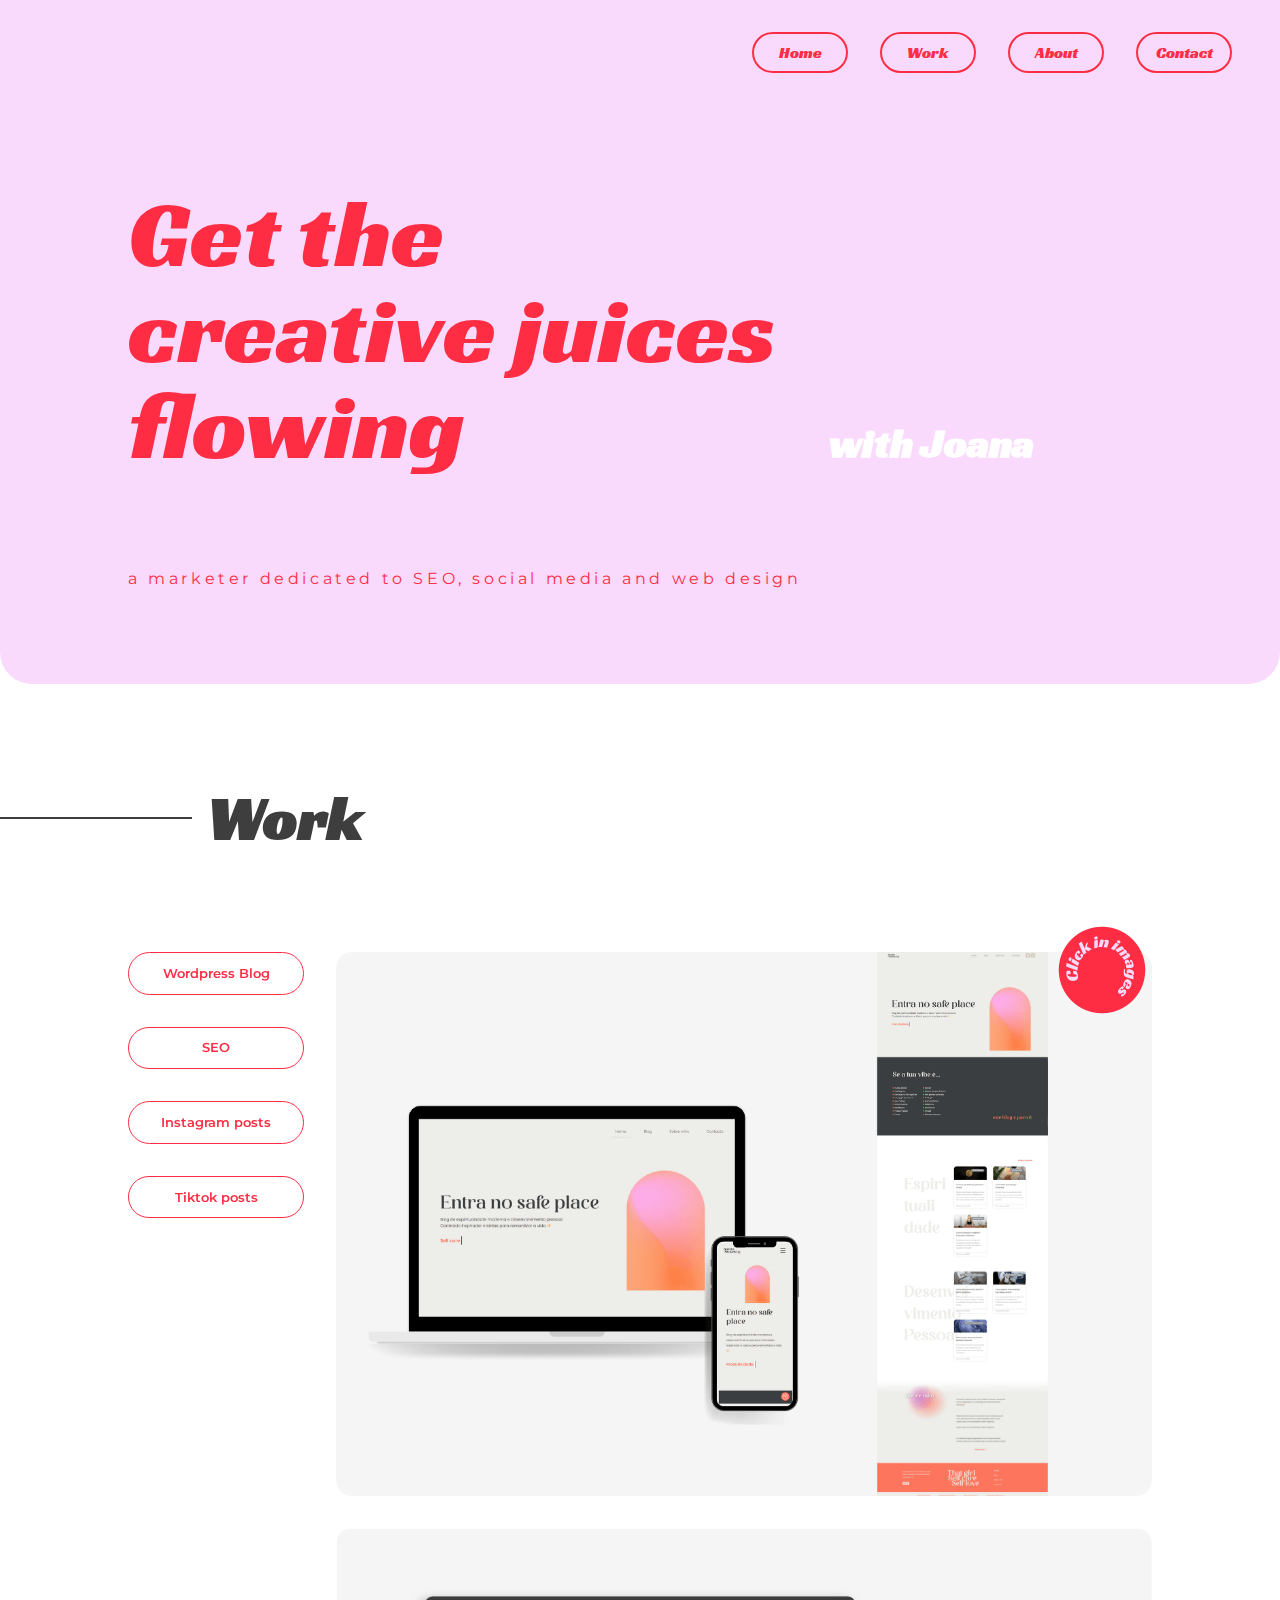
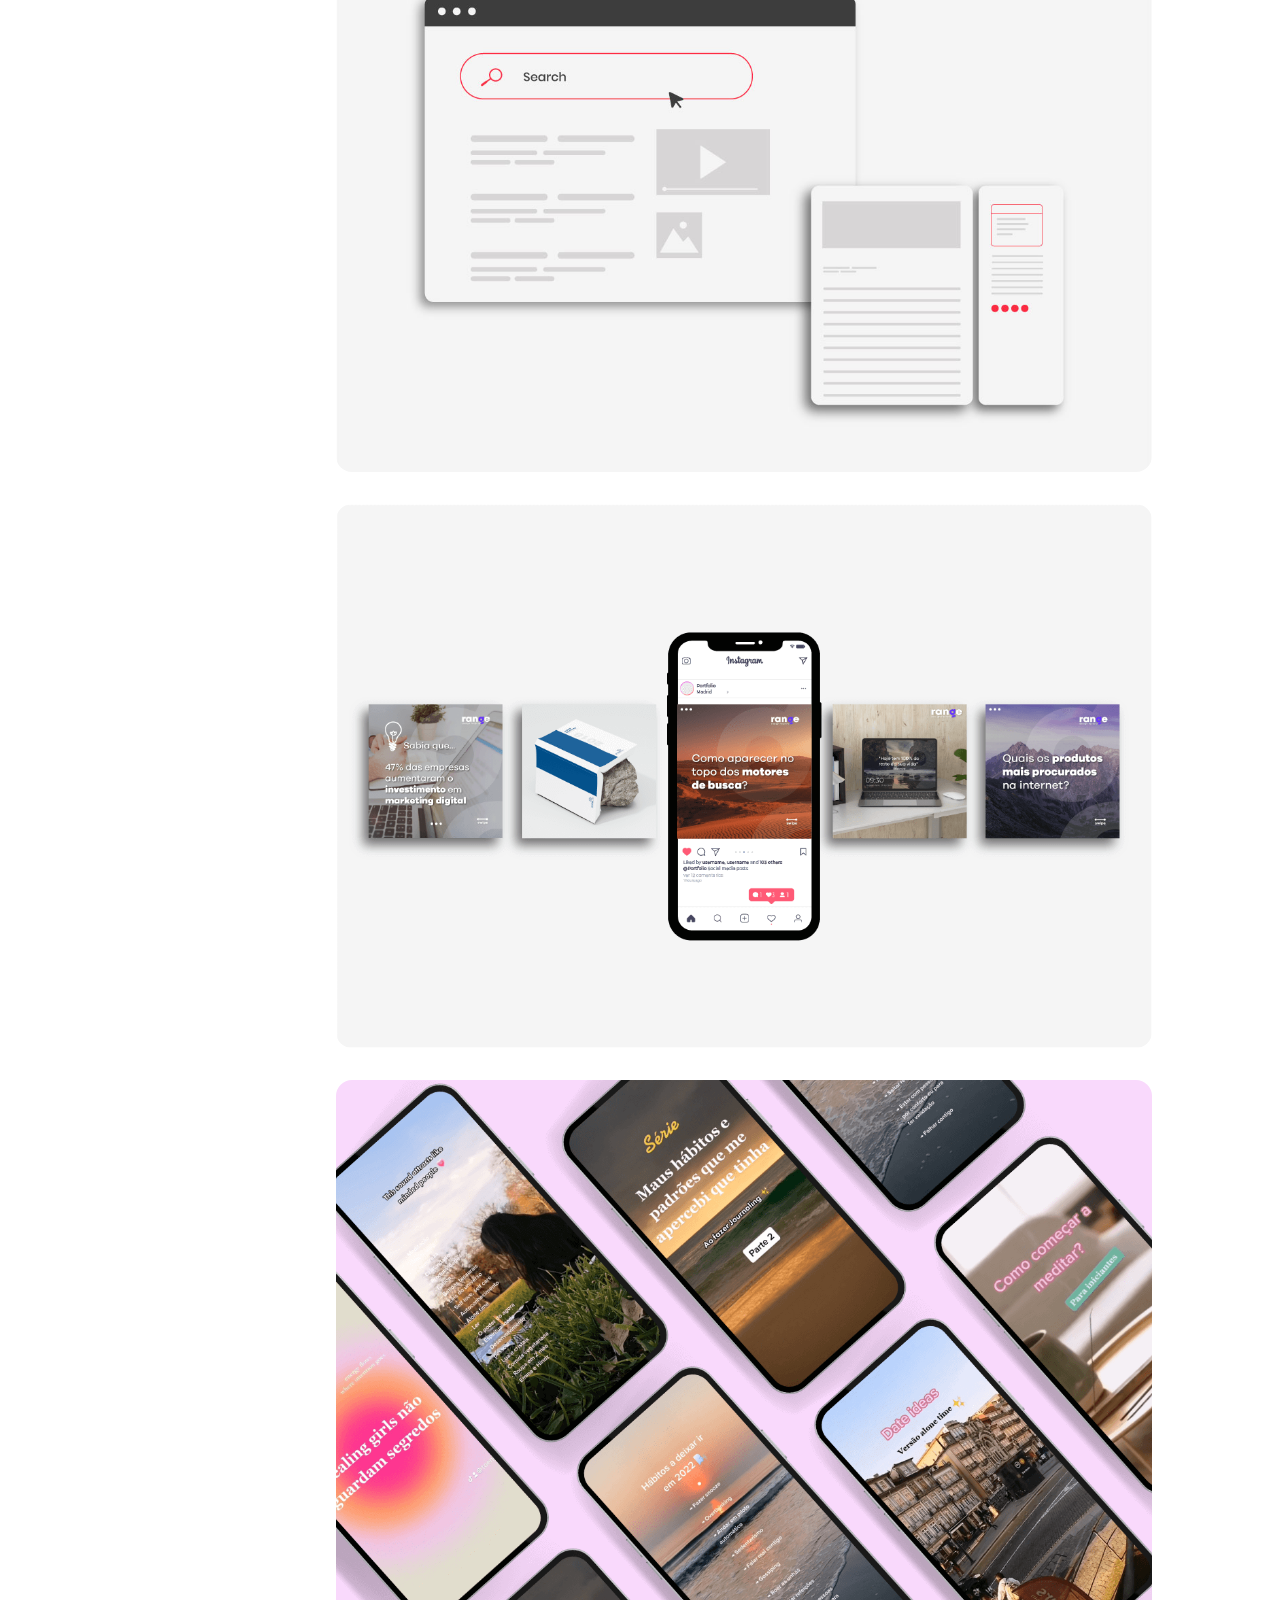
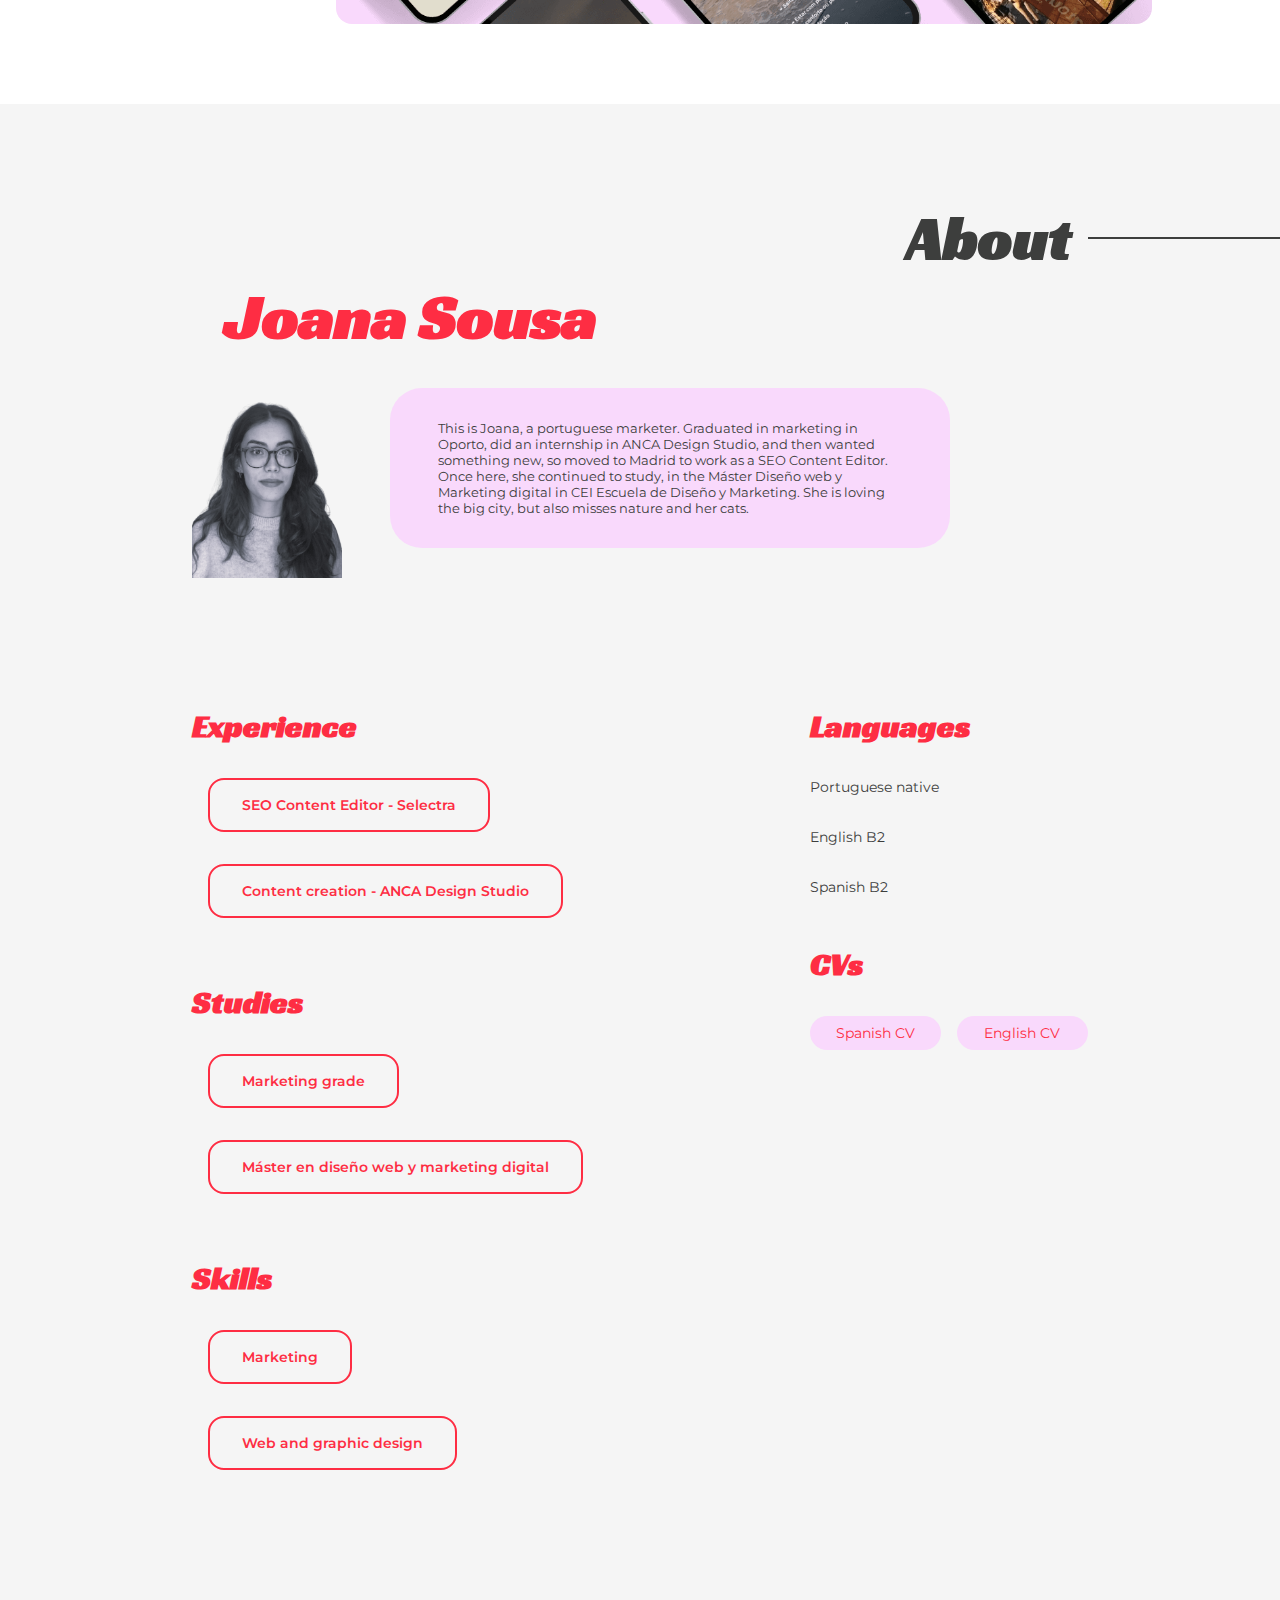
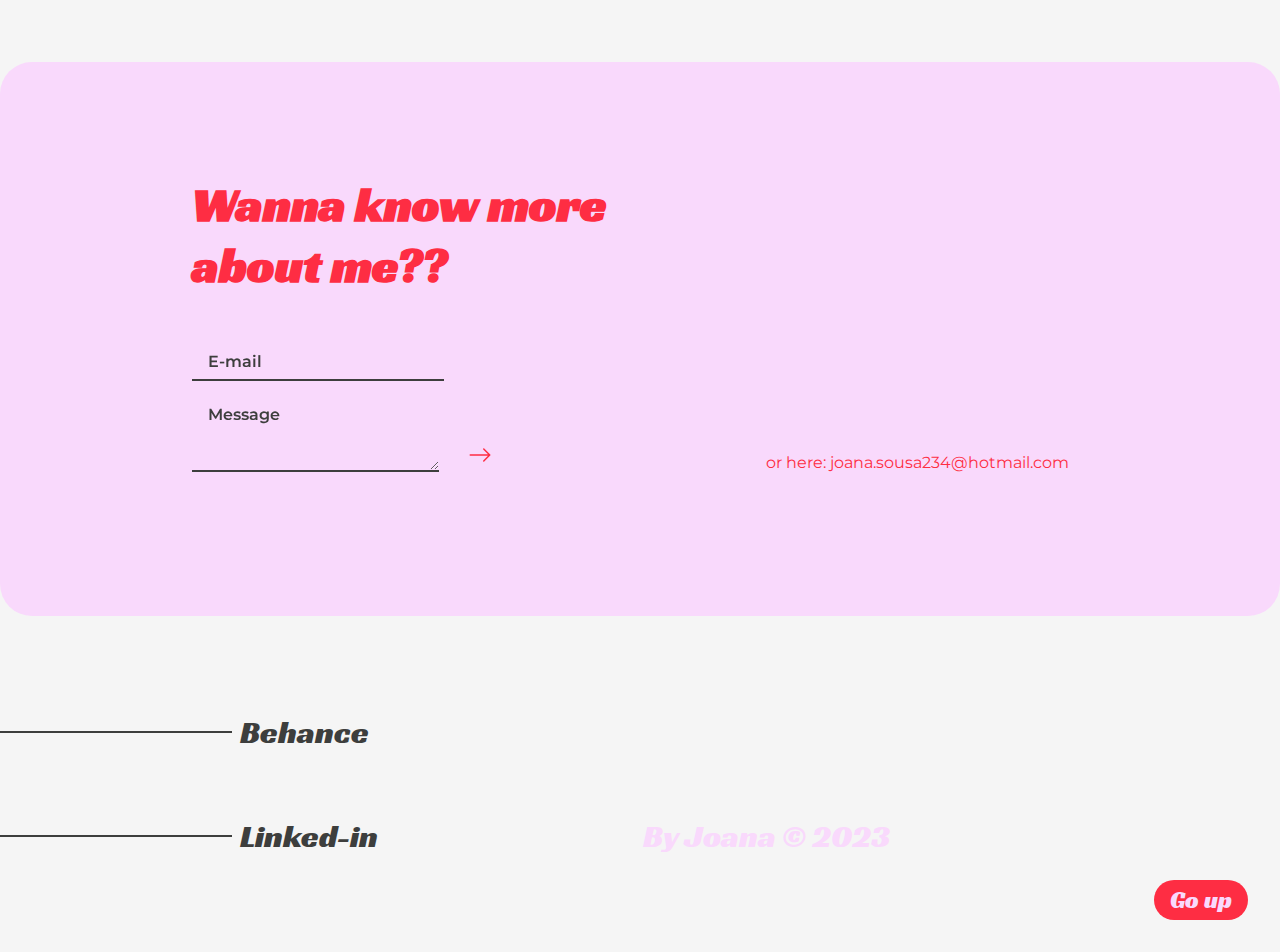
<file: html/index.html>
<!DOCTYPE html>
<html lang="en">
<head>
    <meta charset="UTF-8">
    <meta http-equiv="X-UA-Compatible" content="IE=edge">
    <meta name="viewport" content="width=device-width, initial-scale=1.0">
    
    <link rel="icon" type="icon/png" href="../assets/img/favicon1.png">

    <link rel="stylesheet" href="../css/index.css">
    <script src="../js/index.js" defer></script>

    <link rel="preconnect" href="https://fonts.googleapis.com">
<link rel="preconnect" href="https://fonts.gstatic.com" crossorigin>
<link href="https://fonts.googleapis.com/css2?family=Montserrat:wght@200;400;600&family=Racing+Sans+One&display=swap" rel="stylesheet">
    

    <title>Home</title>
</head>

<body>
    <!--HEADER-->

    <header class="Header" id="Home">
        <div class="Header-wrapper"><!--Wrapper sirve para centrar el contenido con el margin: auto, se repite al largo de la web-->

            <svg  class="Header-svg" xmlns="http://www.w3.org/2000/svg" fill="currentColor" viewBox="0 0 16 16">
                <path fill-rule="evenodd" d="M2.5 12a.5.5 0 0 1 .5-.5h10a.5.5 0 0 1 0 1H3a.5.5 0 0 1-.5-.5zm0-4a.5.5 0 0 1 .5-.5h10a.5.5 0 0 1 0 1H3a.5.5 0 0 1-.5-.5zm0-4a.5.5 0 0 1 .5-.5h10a.5.5 0 0 1 0 1H3a.5.5 0 0 1-.5-.5z"/>
              </svg>
              
            <nav class="Header-nav"><!--MENU DE NAVEGACIÓN-->
                <ul class="Header-ul">
                    <li><a class="Header-a" href="#Home">Home</a></li>
                    <li><a class="Header-a" href="#Work">Work</a></li>
                    <li><a class="Header-a" href="#About">About</a></li>
                    <li><a class="Header-a" href="#Contact">Contact</a></li>
                </ul>
            </nav>

        </div>
    </header>


<!--MAIN-->
    <main class="Main">


    <!--..HERO..-->
    <div class="Hero">
        
        <div class="Hero-fondo">
        <section class="Hero-wrapper"> <!--WRAPPER:  Como algunas secciónes tienen un ancho de 100%, cada sección de la web tendrá su propio wrapper.-->

        <div class="Hero-container">
            <h1 class="Hero-h1">Get the creative juices flowing</h1>
            <span class="Hero-span">with Joana</span>
        </div>

        <p class="Hero-p">a marketer dedicated to SEO, social media and web design</p>

        </section>
        </div>
    </div>
    

<!--....WORK/PROYECTOS......-->

    <div id="Work">
        
        <section class="Work-title">
                <h2 class="Work-h2">Work</h2>  
            </section>

        <div class="Work-wrapper">  

        <div class="Work-contenedor">
                
            <div class="Work-menu"><!--MENU PROYECTOS-->
                <ul class="Work-ul">
                    <li><a class="Work-a" href="#webdesign">Wordpress Blog</a></li>
                    <li><a class="Work-a" href="#seo">SEO</a></li>
                    <li><a class="Work-a" href="#instagram">Instagram posts</a></li>
                    <li><a class="Work-a" href="#tiktok"> Tiktok posts</a></li>
                </ul>
            </div>

            <div class="Work-fotos">

                <!--IMAGEN CLICK ROTANDO-->
                <div class="Work-click">
                    <img class="Click-img" src="../assets/img/click.png" alt="click">
                </div>

                <!--IMAGEN WORDPRESS-->
                <ul class="Fotos-ul">
                <li class="Fotos-li">
                    <a class="Fotos-a" href="../html/wordpress.html">
                        <img class="Work-img" id="webdesign" src="../assets/img/Blogbranco.png" alt="fotowebdesign" loading="lazy">
                        
                        <img class="Work-img opacity" src="../assets/img/Bloglaranja.png" alt="fotowebdesign" loading="lazy">
                    </a><!--La imagen solo se cargará cuando esté en la ventana gráfica, no comprometendo los tiempos de carga de la web-->
                </li>

                <!--IMAGEN SEO-->
                <li class="Fotos-li">
                    <a class="Fotos-a" href="../html/seo.html">
                        <img class="Work-img" id="seo" src="../assets/img/mockups.jpg" alt="fotoseo" loading="lazy">
                        <img class="Work-img opacity" src="../assets/img/mockup1.jpg" alt="fotoseo" loading="lazy"> 
                    </a>
                </li>

                <!--IMAGEN WORDPRESS-->               
                <li class="Fotos-li">
                    <a class="Fotos-a" href="../html/instagram.html">
                        <img class="Work-img" id="instagram" src="../assets/img/insta-06.png" alt="fotoinstagram " loading="lazy">
                        <img class="Work-img opacity" src="../assets/img/insta-01.png" alt="fotoinstagram" loading="lazy">
                    </a>
                </li>
            
                <!--IMAGEN TIKTOK-->
                <li class="Fotos-li">
                    <a class="Fotos-a" href="../html/tiktok.html">
                        <img class="Work-img" id="tiktok" src="../assets/img/Tiktokrosa.png" alt="fototiktoks" loading="lazy"> 
                        <img class="Work-img opacity" src="../assets/img/Tiktokbranco.png" alt="fototiktoks" loading="lazy">
                    </a>
                </li>

                </ul>
   
            </div>    
        </div>
        </div>
        </div>


 <!--.......ABOUT.......-->
    <div id="About">

            <section class="About-title">
                <h2 class="About-h2">About</h2>
            </section>

            <div class="About-wrapper"><!--Wrapper de la primera sección del About-->               
                <span class="About-nombre">Joana Sousa</span>
                
                <div class="About-presentacion">
                    <div class="About-foto">
                        <img src="../assets/img/cartão2-removebg-preview1.png" alt="fotodajoana" class="About-img" loading="lazy">
                </div>

                <div class="About-texto">
                    <p class="About-p">This is Joana, a portuguese marketer. Graduated in marketing in Oporto, did an internship in ANCA Design Studio, and then wanted something new, so moved to Madrid to work as a SEO Content Editor. Once here, she continued to study, in the Máster Diseño web y Marketing digital in CEI Escuela de Diseño y Marketing. She is loving the big city, but also misses nature and her cats.</p>
                </div> 
            </div>

                

<div class="About-lists">

<div class="About-tabs left">
<!--Section de los buttons de la experiencia de trabajo y studies-->

<!--EXPERIENCE-->
        <section class="About-experience">
            <h3 class="Experience-h3">Experience</h3>
        
            <div class="Experience-work">
             <button class="Experience-title">SEO Content Editor - Selectra</button>
             <ul class="Experience-ul">
                 <li class="Experience-li">Creation of valuable content, in HTML;</li>

                 <li class="Experience-li">KPI analysis (visits, positioning, leads);</li>

                 <li class="Experience-li">Keyword Research;</li>

                 <li class="Experience-li">SEO on page.</li>
             </ul>
            </div>
         
         <div class="Experience-work">
             <button class="Experience-title">Content creation - ANCA Design Studio</button>
             <ul class="Experience-ul">
                 <li class="Experience-li">Social media managment: Content creation, copywriting, advertisement, metrics, analysis;</li>

                 <li class="Experience-li">Marketing plan of the organization;</li>
                 
                 <li class="Experience-li">Email marketing.</li>
             </ul>
         </div>
        </section>

<!--STUDIES-->
        <section class="About-studies">
            <h3 class="Studies-h3">Studies</h3>
        
            <div class="Experience-studies">
                <button class="Experience-title">Marketing grade</button>
                <ul class="Experience-ul">
                    <li class="Experience-li title">ISCAP - Instituto Superior de Contabilidade do Porto </li>
                    <li class="Experience-li">Marketing planning and control;</li>
                    <li class="Experience-li">Graphic design;</li>
                    <li class="Experience-li">Digital Marketing;</li>
                    <li class="Experience-li">Strategic marketing.</li>
                </ul>
            </div>
            
            <div class="Experience-studies">
                <button class="Experience-title">Máster en diseño web y marketing digital</button>
                <ul class="Experience-ul">
                    <li class="Experience-li title">CEI - Escuela de Diseño y Marketing</li>
                    <li class="Experience-li">Digital Marketing;</li>
                    <li class="Experience-li">WordPress;</li>
                    <li class="Experience-li">HTML, CSS, JS.</li>
                </ul>
            </div>
        </section>

<!--SKILLS-->
         <section class="About-skills">
            <h3 class="Skills-h3">Skills</h3>
        
            <div class="Experience-skills">
                <button class="Experience-title">Marketing</button>
                <ul class="Experience-ul">
                    <li class="Experience-li">Ahrefs;</li>
                    <li class="Experience-li">Screaming frog;</li>
                    <li class="Experience-li">Google Analytics;</li>
                    <li class="Experience-li">Google Search console;</li>
                    <li class="Experience-li">Mailchimp.</li>
                </ul>
            </div>
            
            <div class="Experience-skills">
                <button class="Experience-title">Web and graphic design</button>
                <ul class="Experience-ul">
                    <li class="Experience-li">WordPress with Elementor pro;</li>
                    <li class="Experience-li">HTML, CSS, JS;</li>
                    <li class="Experience-li">Adobe Illustrator;</li>
                    <li class="Experience-li">Adobe Photoshop.</li>
                </ul>
            </div>
        </section>
        
    </div>


<div class="About-tabs right"> 
<!--Div derecho con idiomas y CVs-->

<!--LANGUAGE-->
        <section class="About-language">
            <h3 class="Language-h3">Languages</h3>

            <ul class="Language-ul">
                <li class="Language-li">Portuguese native</li>
                <li class="Language-li">English B2</li>
                <li class="Language-li">Spanish B2</li>
            </ul>
        </section>

<!--CV-->
        <section class="About-curriculo">
            <h3 class="Curriculo-h3">CVs</h3>
                <div class="Curriculo-btn">
                        <a href="../assets/pdf/CV_Joana.sousa.es.pdf" class="Curriculo-a" target="_blank" rel="noreferrer">Spanish CV</a>
                        <a href="../assets/pdf/CV_Joana.sousa.ing.pdf" class="Curriculo-a" target="_blank" rel="noreferrer">English CV</a>
                </div>
                <!--noreferrer indica al navegador para que no siga el enlace que se abre en otra pantalla.-->
            </section>
</div>
</div>
</div>
</div>

        

    <!--CONTACT FORMULARIO-->

    <div id="Contact">
        <div class="Contact-wrapper">

            <div class="Contact-container">
            <!--Div con H2 y formulario-->


                <section class="Contact-title">
                    <h2 class="Contact-h2">Wanna know more<br>about me??</h2>
                </section>

                <div class="Contact-form">
                    <form action="archivo.php" method="post">
                        <input type="email" class="Form-email" placeholder="E-mail">
                        <textarea name="Message" class="Form-text" placeholder="Message" id="Message" cols="20" rows="3"></textarea>
                    </form>
                    <svg class="Contact-svg" xmlns="http://www.w3.org/2000/svg" fill="currentColor" viewBox="0 0 16 16">
                        <path fill-rule="evenodd" d="M1 8a.5.5 0 0 1 .5-.5h11.793l-3.147-3.146a.5.5 0 0 1 .708-.708l4 4a.5.5 0 0 1 0 .708l-4 4a.5.5 0 0 1-.708-.708L13.293 8.5H1.5A.5.5 0 0 1 1 8z"/>
                      </svg>
                </div>
            </div>

            <!--Botón con email-->

            <a class="Contact-a" href="mailto:joana.sousa234@hotmail.com"> or here: joana.sousa234@hotmail.com</a>
        </div>
    </div>

</main>


    <!--......FOOTER.......-->

    <footer class="Footer">
        <div class="Footer-container">

            <div class="Footer-social">
                <ul class="Social-ul">
                    <li class="Social-li"><a href="https://www.behance.net/joanasousa_marketing" target="_blank" title="Behance">Behance</a></li>
                    <li class="Social-li"><a href="https://www.linkedin.com/in/joana-sousa-marketing/" target="_blank" title="Linked-in">Linked-in</a></li>
                </ul>
            </div>
            <p class="Footer-p">By Joana © 2023</p>
            <a class="Footer-a" href="#Home">Go up</a>
        </div>

    </footer>

</body>
</html>
</file>
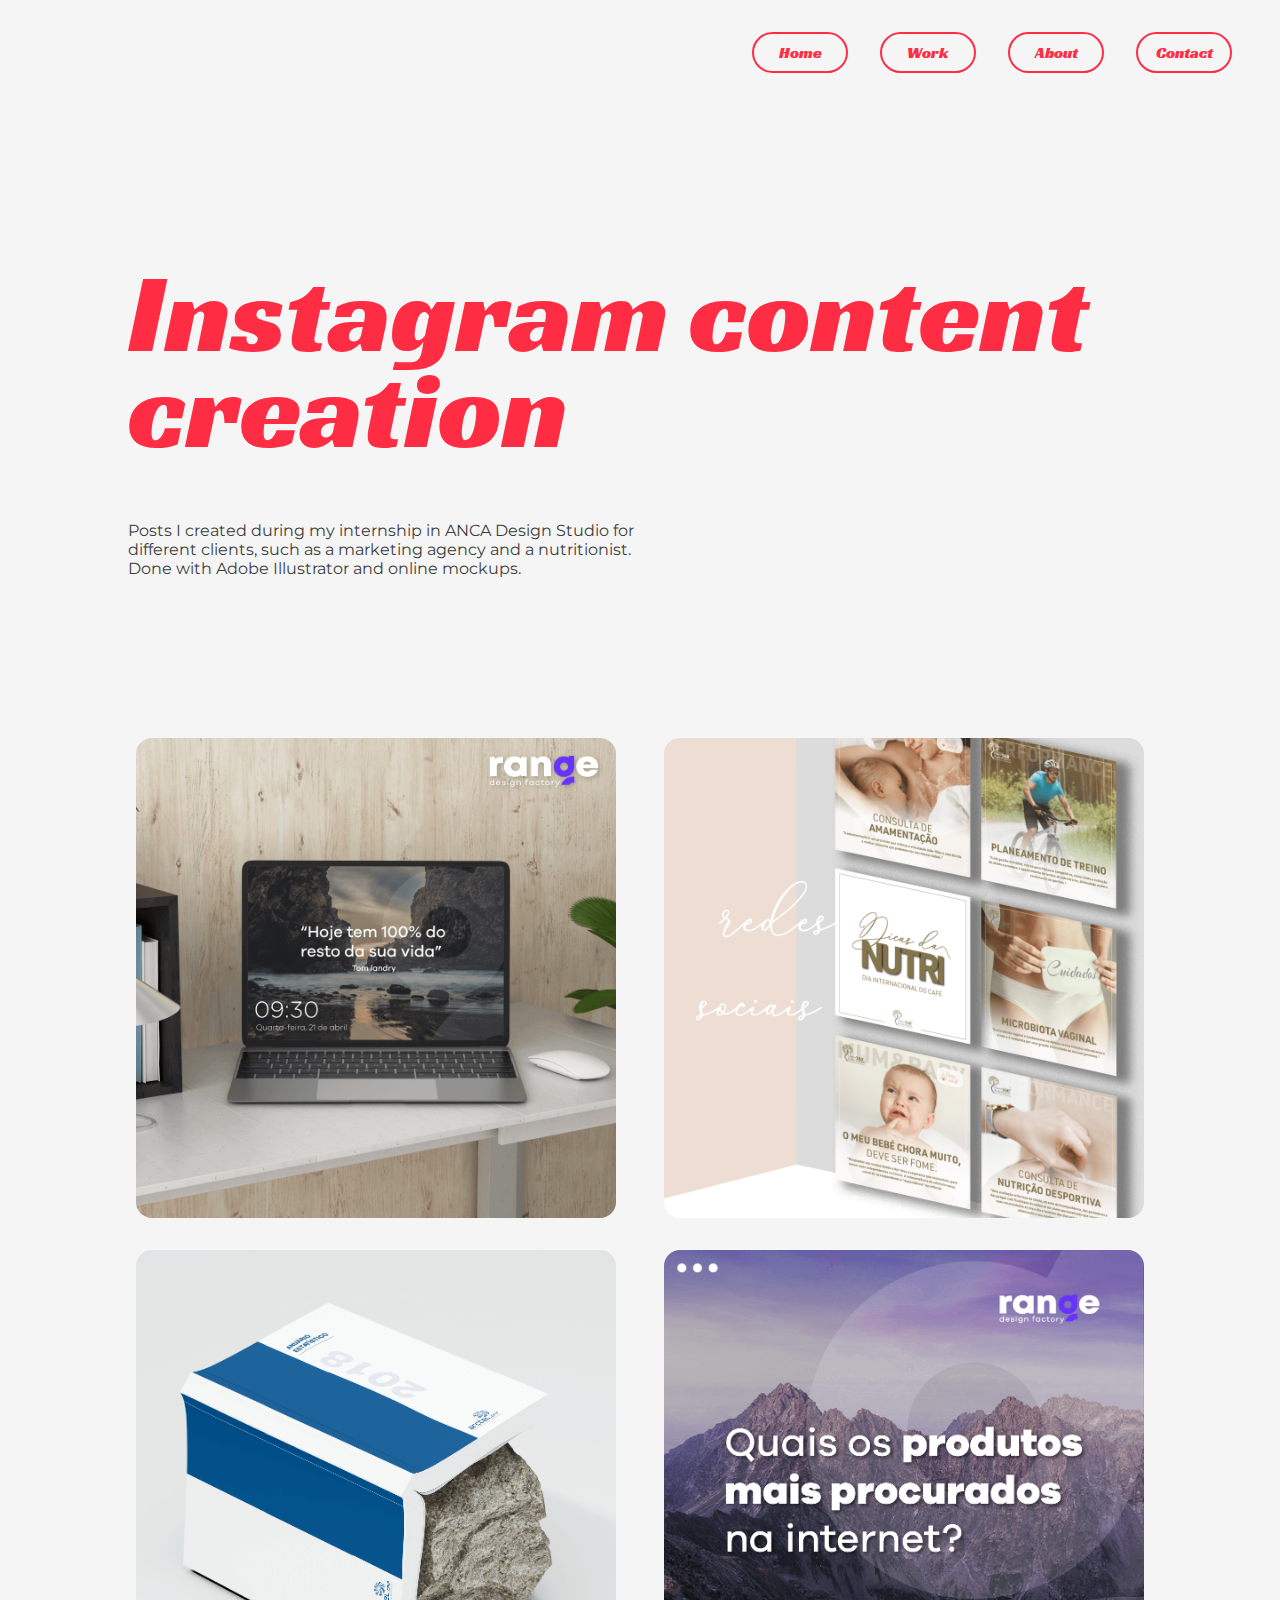
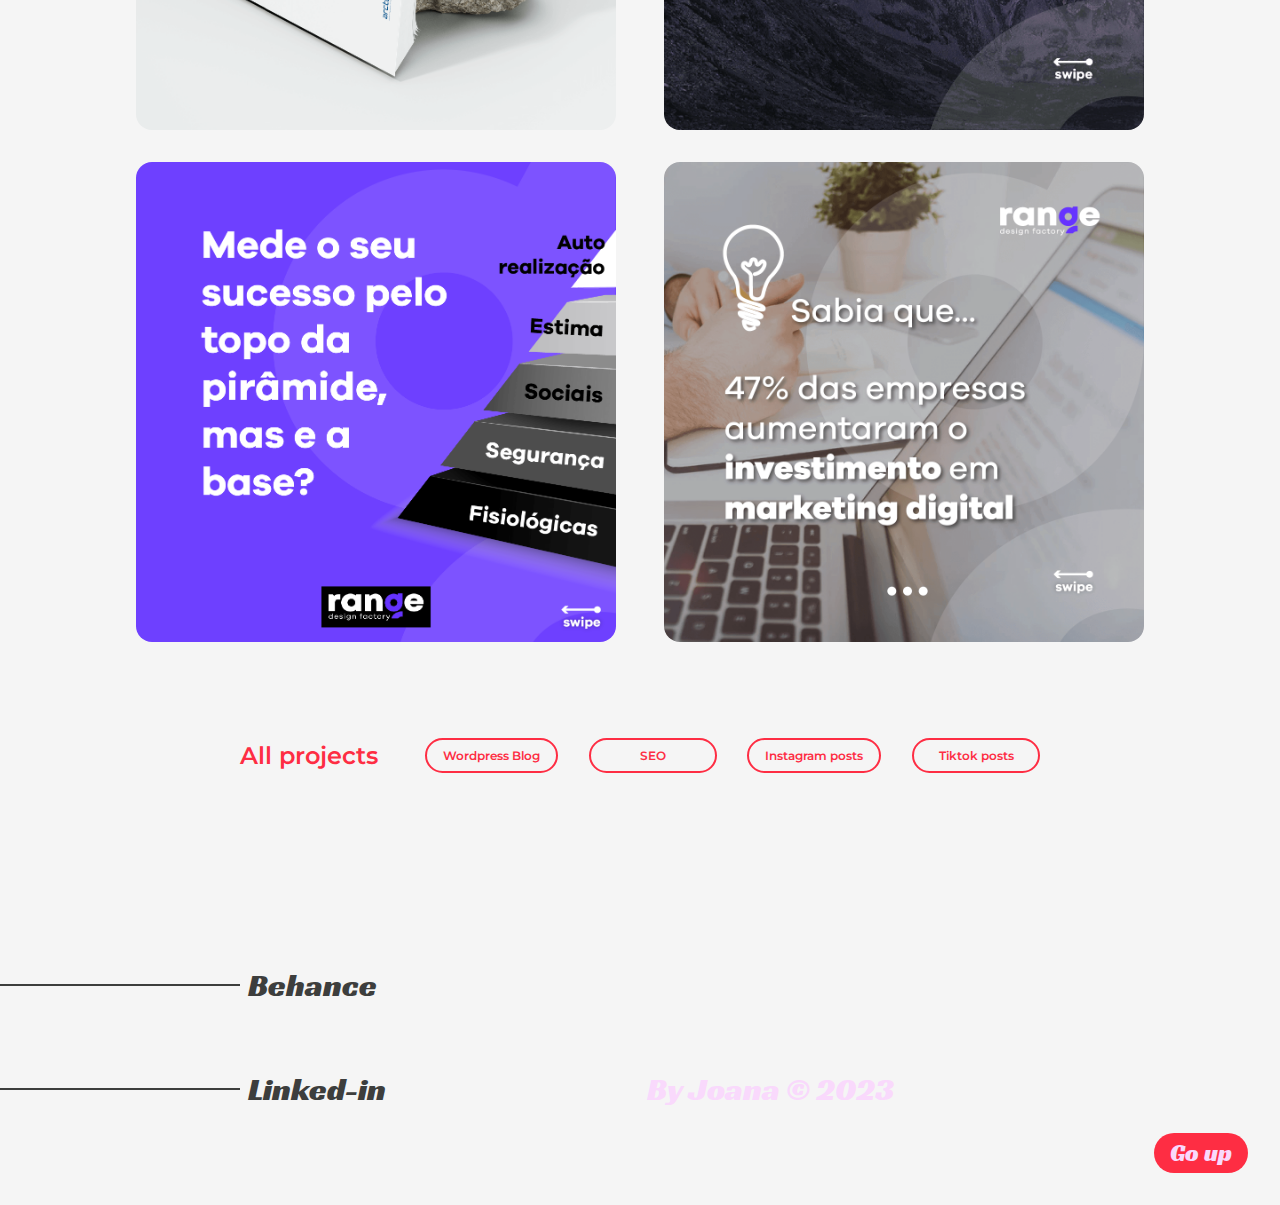
<file: html/instagram.html>
<!DOCTYPE html>
<html lang="en">
<head>
    <meta charset="UTF-8">
    <meta http-equiv="X-UA-Compatible" content="IE=edge">
    <meta name="viewport" content="width=device-width, initial-scale=1.0">
    
    <link rel="icon" type="icon/png" href="../assets/img/favicon1.png">

    <link rel="stylesheet" href="../css/instagram.css">
    <script src="../js/instagram.js" defer></script>

    
    <link rel="preconnect" href="https://fonts.googleapis.com">
<link rel="preconnect" href="https://fonts.gstatic.com" crossorigin>
<link href="https://fonts.googleapis.com/css2?family=Montserrat:wght@200;400;600&family=Racing+Sans+One&display=swap" rel="stylesheet">

    <title>Instagram</title>
</head>
<body>

        <!--HEADER-->
        <header class="Header" id="Home">
            <div class="Header-wrapper"><!--Wrapper sirve para centrar el contenido, se repite al largo de la web-->
    
                <nav class="Header-nav">

                    <svg  class="Header-svg" xmlns="http://www.w3.org/2000/svg" fill="currentColor" viewBox="0 0 16 16">
                    <path fill-rule="evenodd" d="M2.5 12a.5.5 0 0 1 .5-.5h10a.5.5 0 0 1 0 1H3a.5.5 0 0 1-.5-.5zm0-4a.5.5 0 0 1 .5-.5h10a.5.5 0 0 1 0 1H3a.5.5 0 0 1-.5-.5zm0-4a.5.5 0 0 1 .5-.5h10a.5.5 0 0 1 0 1H3a.5.5 0 0 1-.5-.5z"/>
                    </svg>
                  
                  <ul class="Header-ul">
                        <li><a class="Header-a" href="../html/index.html">Home</a></li>
                        <li><a class="Header-a" href="../html/index.html#Work">Work</a></li>
                        <li><a class="Header-a" href="../html/index.html#About">About</a></li>
                        <li><a class="Header-a" href="../html/index.html#Contact">Contact</a></li>
                    </ul>
                </nav>
    
               
            </div>
        </header>

        <!--MAIN-->
        <main class="Main">

            <div class="Instagram">
                <div class="Instagram-wrapper">

                    <!--HERO-->
                    <div class="Instagram-hero">
                        <h2 class="Hero-h2">Instagram content creation</h2>
                        <p class="Hero-p">Posts I created during my internship in ANCA Design Studio for different clients, such as a marketing agency and a nutritionist. Done with Adobe Illustrator and online mockups.</p>
                    </div>

                    <!--GALERIA DE POSTS-->
                    <div class="Instagram-galery">
                    
                        <div class="Instagram-post">
                            <img class="Post-img" src="../assets/img/instagram1.png" alt="instagram post" loading="lazy">
                        </div>
                        <div class="Instagram-post">
                            <img class="Post-img" src="../assets/img/instagram2.png" alt="instagram post" loading="lazy">
                        </div>
                        <div class="Instagram-post">
                            <img class="Post-img" src="../assets/img/instagram3.png" alt="instagram post" loading="lazy">
                        </div>
                        <div class="Instagram-post">
                            <img class="Post-img" src="../assets/img/instagram5.png" alt="instagram post" loading="lazy">
                        </div>
                        <div class="Instagram-post">
                            <img class="Post-img" src="../assets/img/instagram6.png" alt="instagram post" loading="lazy">
                        </div>
                        <div class="Instagram-post">
                            <img class="Post-img" src="../assets/img/instagram7.png" alt="instagram post" loading="lazy">
                        </div>
                                            
                    </div>

                        
                <!--loading="lazy" para que las imágenes solo aparezcan si haces scroll y no comprometan la carga de la web-->
                
                    
            
                
                <!--NAV PROYECTOs SEGUIENTES-->

                <div class="Work-menu">

                    <ul class="Work-ul">
                        <li class="Work-li"><span class="Work-title">All projects</span></li>
                        <li class="Work-li"><a class="Work-a" href="../html/wordpress.html">Wordpress Blog</a></li>
                        <li class="Work-li"><a class="Work-a" href="../html/seo.html">SEO</a></li>
                        <li class="Work-li"><a class="Work-a" href="../html/instagram.html">Instagram posts</a></li>
                        <li class="Work-li"><a class="Work-a" href="../html/tiktok.html"> Tiktok posts</a></li>
                    </ul>
                </div>
            </div>
            </div>
        </main>


         <!--FOOTER-->

        <footer class="Footer">
            <div class="Footer-container">
                <div class="Footer-social">
                    <ul class="Social-ul">
                        <li class="Social-li"><a href="https://www.behance.net/joanasousa_marketing" target="_blank" rel="noreferrer" title="Behance">Behance</a></li>
                        <li class="Social-li"><a href="https://www.linkedin.com/in/joana-sousa-marketing/" target="_blank" rel="noreferrer" title="Linked-in">Linked-in</a></li>
                    </ul>
                </div>
                <p class="Footer-p">By Joana © 2023</p>
                <a class="Footer-a" href="#Home">Go up</a>
            </div>

        </footer>

    
</body>
</html>
</file>
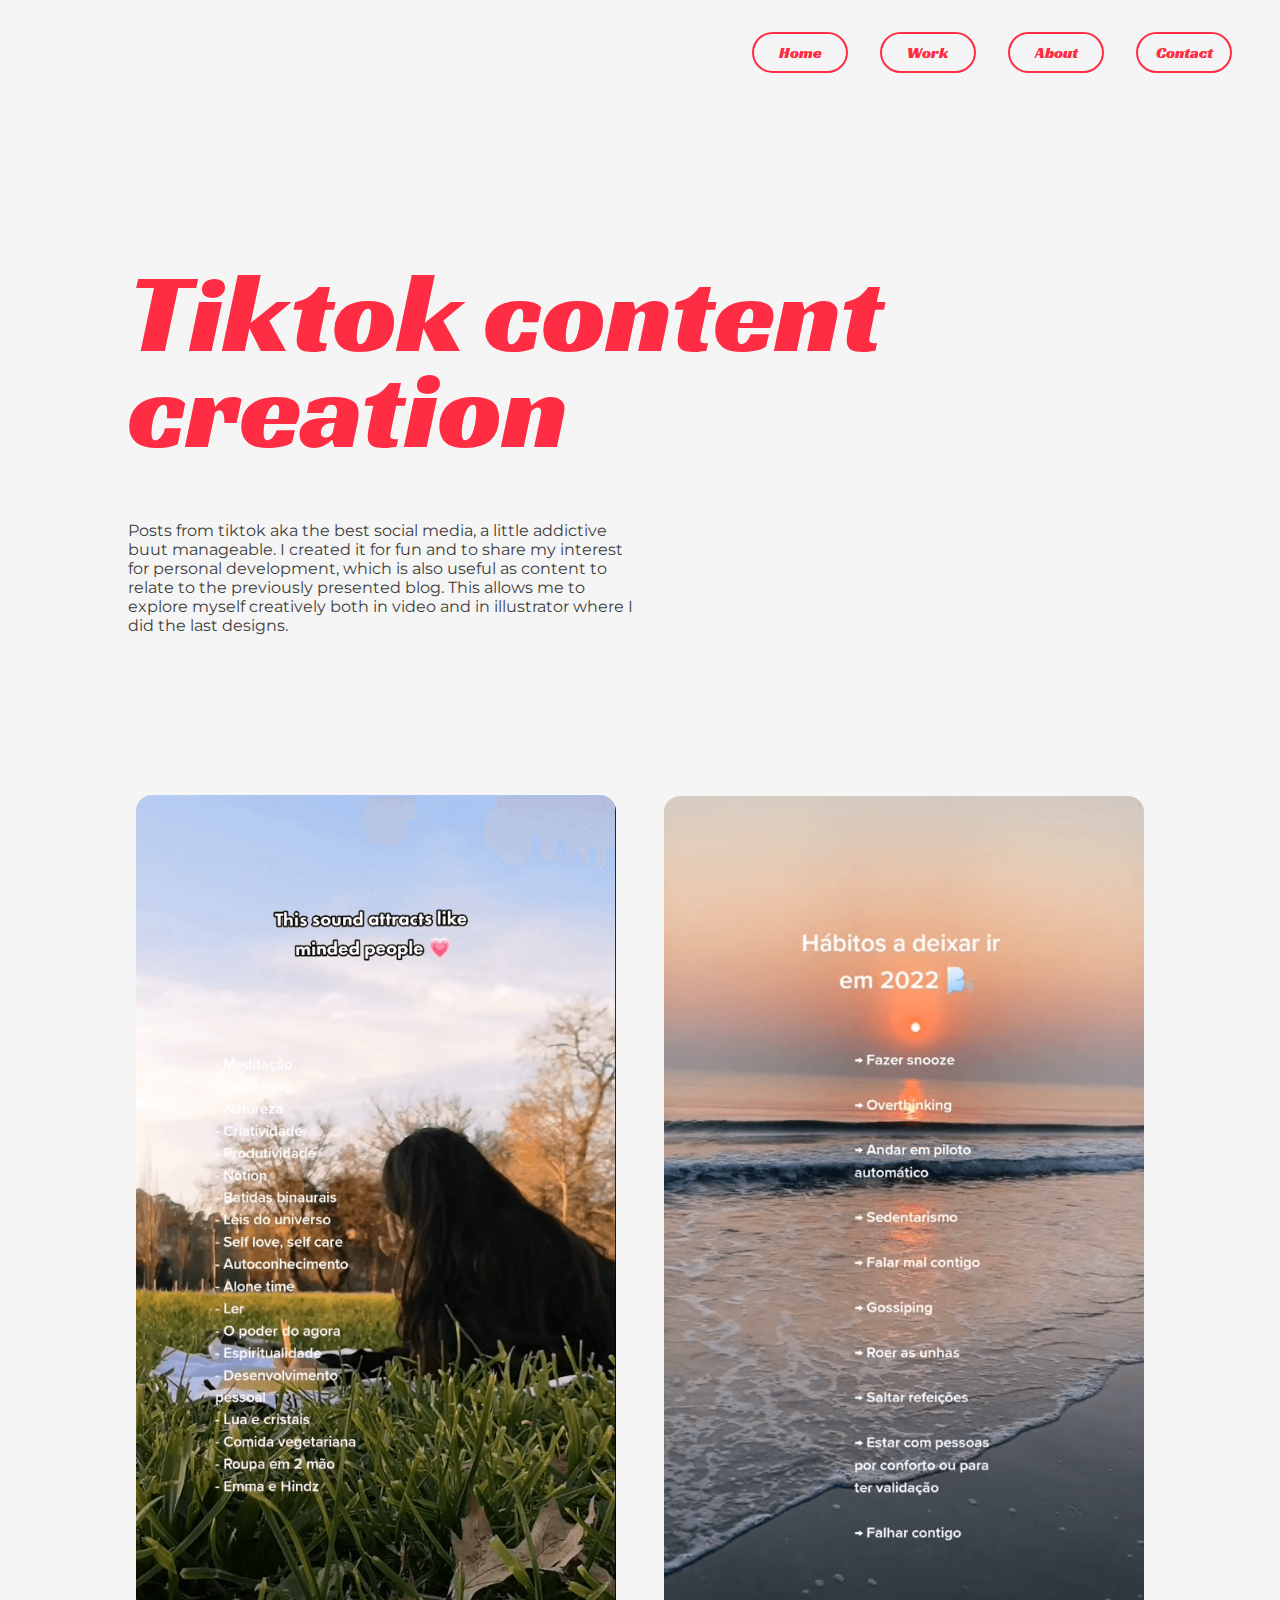
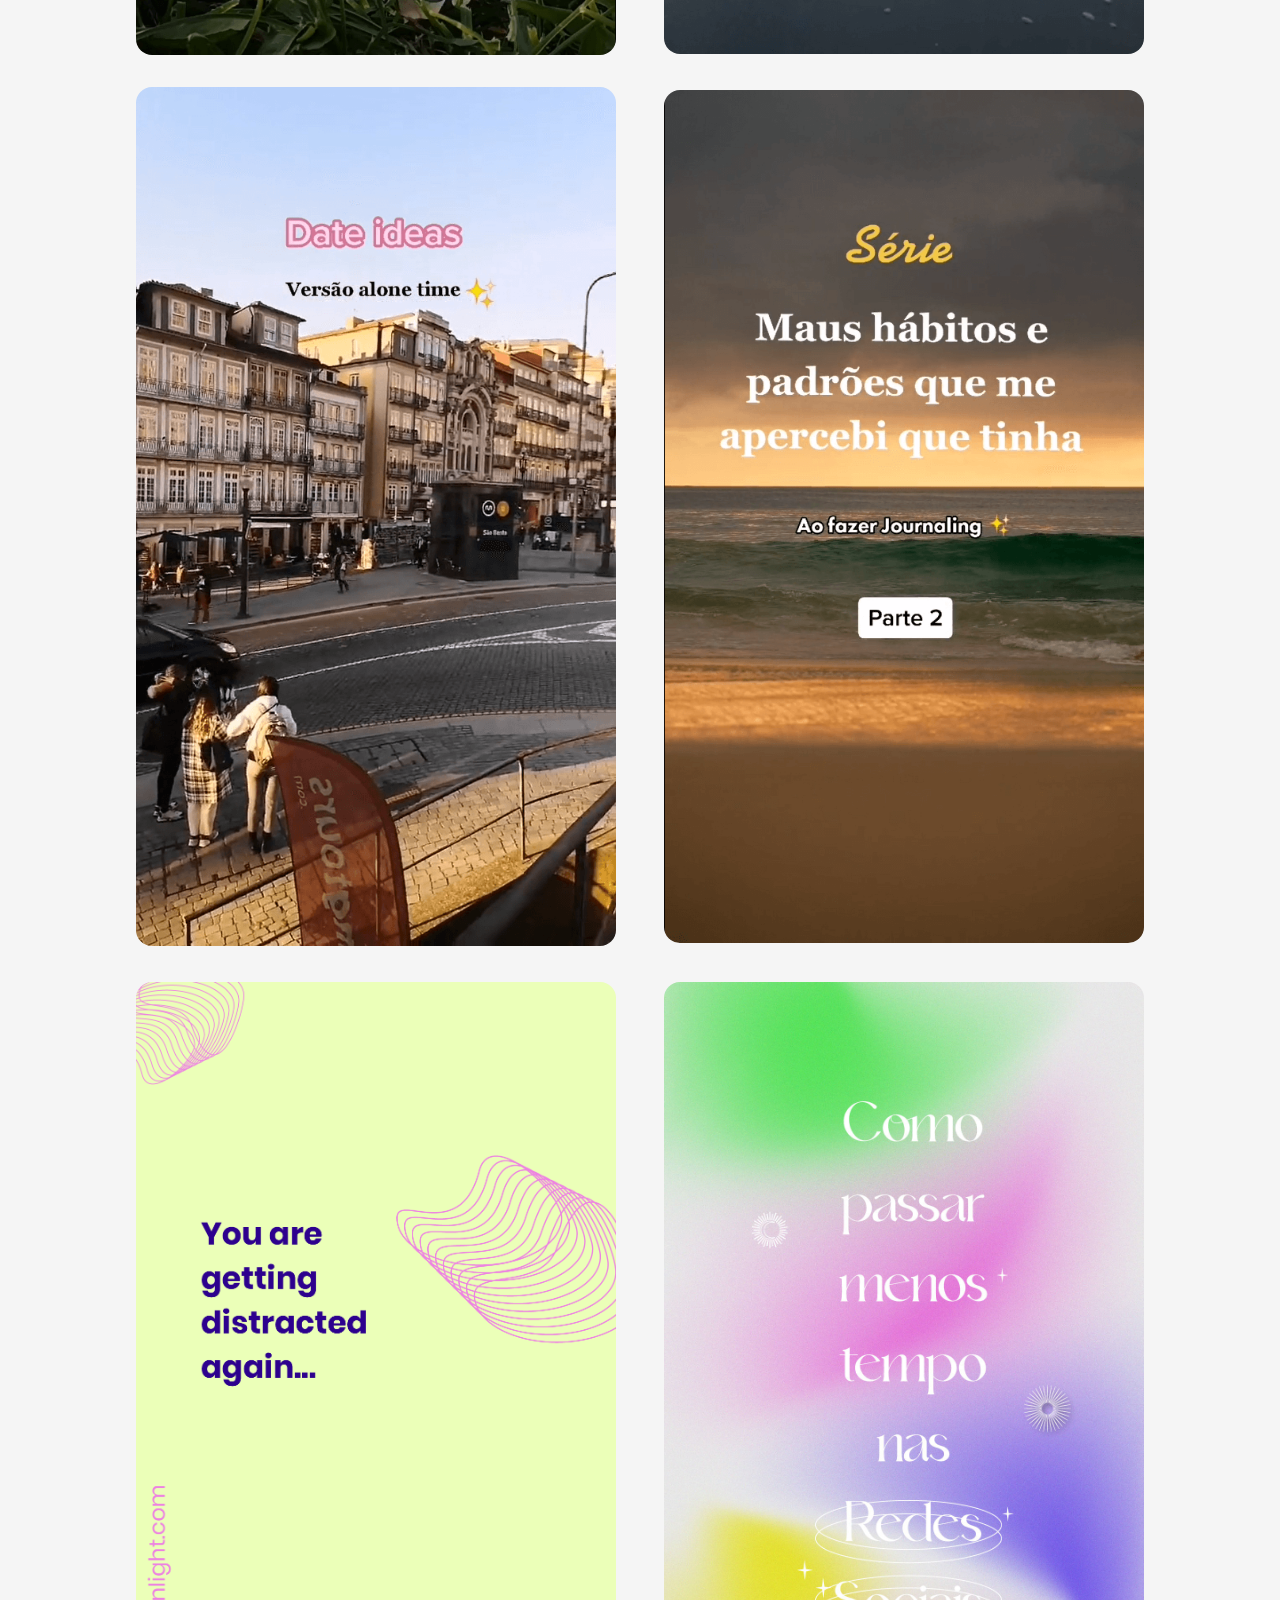
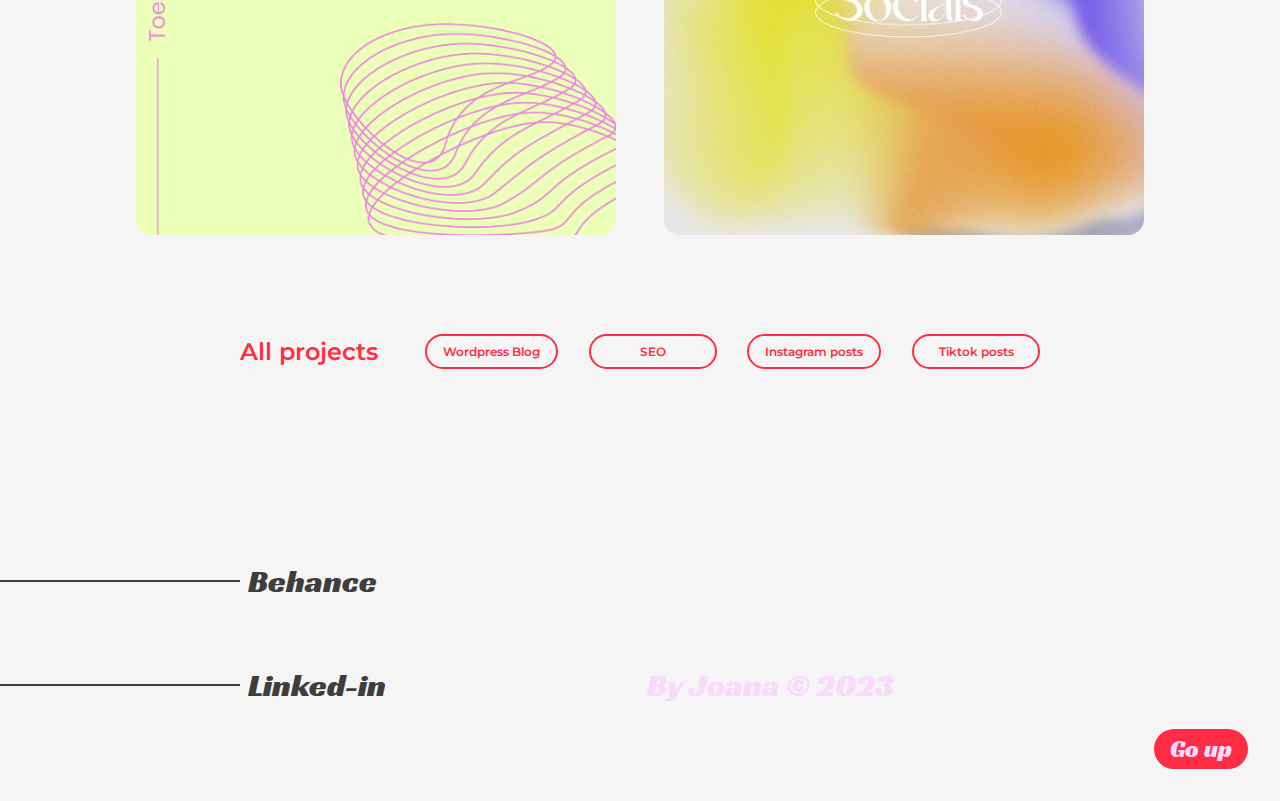
<file: html/tiktok.html>
<!DOCTYPE html>
<html lang="en">
<head>
    <meta charset="UTF-8">
    <meta http-equiv="X-UA-Compatible" content="IE=edge">
    <meta name="viewport" content="width=device-width, initial-scale=1.0">
    
    <link rel="icon" type="icon/png" href="../assets/img/favicon1.png">

    <link rel="stylesheet" href="../css/tiktok.css">
    <script src="../js/tiktok.js" defer></script>

    
    <link rel="preconnect" href="https://fonts.googleapis.com">
<link rel="preconnect" href="https://fonts.gstatic.com" crossorigin>
<link href="https://fonts.googleapis.com/css2?family=Montserrat:wght@200;400;600&family=Racing+Sans+One&display=swap" rel="stylesheet">

    <title>Tiktok</title>
</head>
<body>

        <!--HEADER-->
        <header class="Header" id="Home">
            <div class="Header-wrapper"><!--Wrapper sirve para centrar el contenido, se repite al largo de la web-->
    
                <nav class="Header-nav">

                    <svg  class="Header-svg" xmlns="http://www.w3.org/2000/svg" fill="currentColor" viewBox="0 0 16 16">
                    <path fill-rule="evenodd" d="M2.5 12a.5.5 0 0 1 .5-.5h10a.5.5 0 0 1 0 1H3a.5.5 0 0 1-.5-.5zm0-4a.5.5 0 0 1 .5-.5h10a.5.5 0 0 1 0 1H3a.5.5 0 0 1-.5-.5zm0-4a.5.5 0 0 1 .5-.5h10a.5.5 0 0 1 0 1H3a.5.5 0 0 1-.5-.5z"/>
                    </svg>
                  
                  <ul class="Header-ul">
                        <li><a class="Header-a" href="../html/index.html">Home</a></li>
                        <li><a class="Header-a" href="../html/index.html#Work">Work</a></li>
                        <li><a class="Header-a" href="../html/index.html#About">About</a></li>
                        <li><a class="Header-a" href="../html/index.html#Contact">Contact</a></li>
                    </ul>
                    
                </nav>  
            </div>
        </header>

        <!--MAIN-->
        <main class="Main">

            <div class="Tiktok">
                <div class="Tiktok-wrapper">

                    <!--HERO-->
                    <div class="Tiktok-hero">
                        <h2 class="Hero-h2">Tiktok content creation</h2>
                        <p class="Hero-p">Posts from tiktok aka the best social media, a little addictive buut manageable. I created it for fun and to share my interest for personal development, which is also useful as content to relate to the previously presented blog. This allows me to explore myself creatively both in video and in illustrator where I did the last designs.</p>
                    </div>

                    <!--GALERIA DE POSTS-->
                    <div class="Tiktok-galery">
                    
                        <div class="Tiktok-post">
                            <img class="Post-img" src="../assets/img/tiktok.png" alt="tiktok" loading="lazy">
                        </div>
                        <div class="Tiktok-post">
                            <img class="Post-img" src="../assets/img/tiktok1.png" alt="tiktok" loading="lazy">
                        </div>
                        <div class="Tiktok-post">
                            <img class="Post-img" src="../assets/img/tiktok2.png" alt="tiktok" loading="lazy">
                        </div>
                        <div class="Tiktok-post">
                            <img class="Post-img" src="../assets/img/tiktok3.png" alt="tiktok" loading="lazy">
                        </div>
                        <div class="Tiktok-post">
                            <img class="Post-img" src="../assets/img/tiktok4.png" alt="tiktok" loading="lazy">
                        </div>
                        <div class="Tiktok-post">
                            <img class="Post-img" src="../assets/img/tiktok5.jpg" alt="tiktok" loading="lazy">
                        </div>
                                            
                    </div>

                        
                <!--loading="lazy" para que las imágenes solo aparezcan si haces scroll y no comprometan la carga de la web-->
                
                    
            
                
                <!--NAV PROYECTOs SEGUIENTES-->

                <div class="Work-menu">

                    <ul class="Work-ul">
                        <li class="Work-li"><span class="Work-title">All projects</span></li>
                        <li class="Work-li"><a class="Work-a" href="../html/wordpress.html">Wordpress Blog</a></li>
                        <li class="Work-li"><a class="Work-a" href="../html/seo.html">SEO</a></li>
                        <li class="Work-li"><a class="Work-a" href="../html/instagram.html">Instagram posts</a></li>
                        <li class="Work-li"><a class="Work-a" href="../html/tiktok.html"> Tiktok posts</a></li>
                    </ul>
                </div>
            </div>
            </div>
        </main>


         <!--FOOTER-->

        <footer class="Footer">
            <div class="Footer-container">
                <div class="Footer-social">
                    <ul class="Social-ul">
                        <li class="Social-li"><a href="https://www.behance.net/joanasousa_marketing" target="_blank" title="Behance">Behance</a></li>
                        <li class="Social-li"><a href="https://www.linkedin.com/in/joana-sousa-marketing/" target="_blank" title="Linked-in">Linked-in</a></li>                    </ul>
                </div>
                <p class="Footer-p">By Joana © 2023</p>
                <a class="Footer-a" href="#Home">Go up</a>
            </div>

        </footer>

    
</body>
</html>
</file>
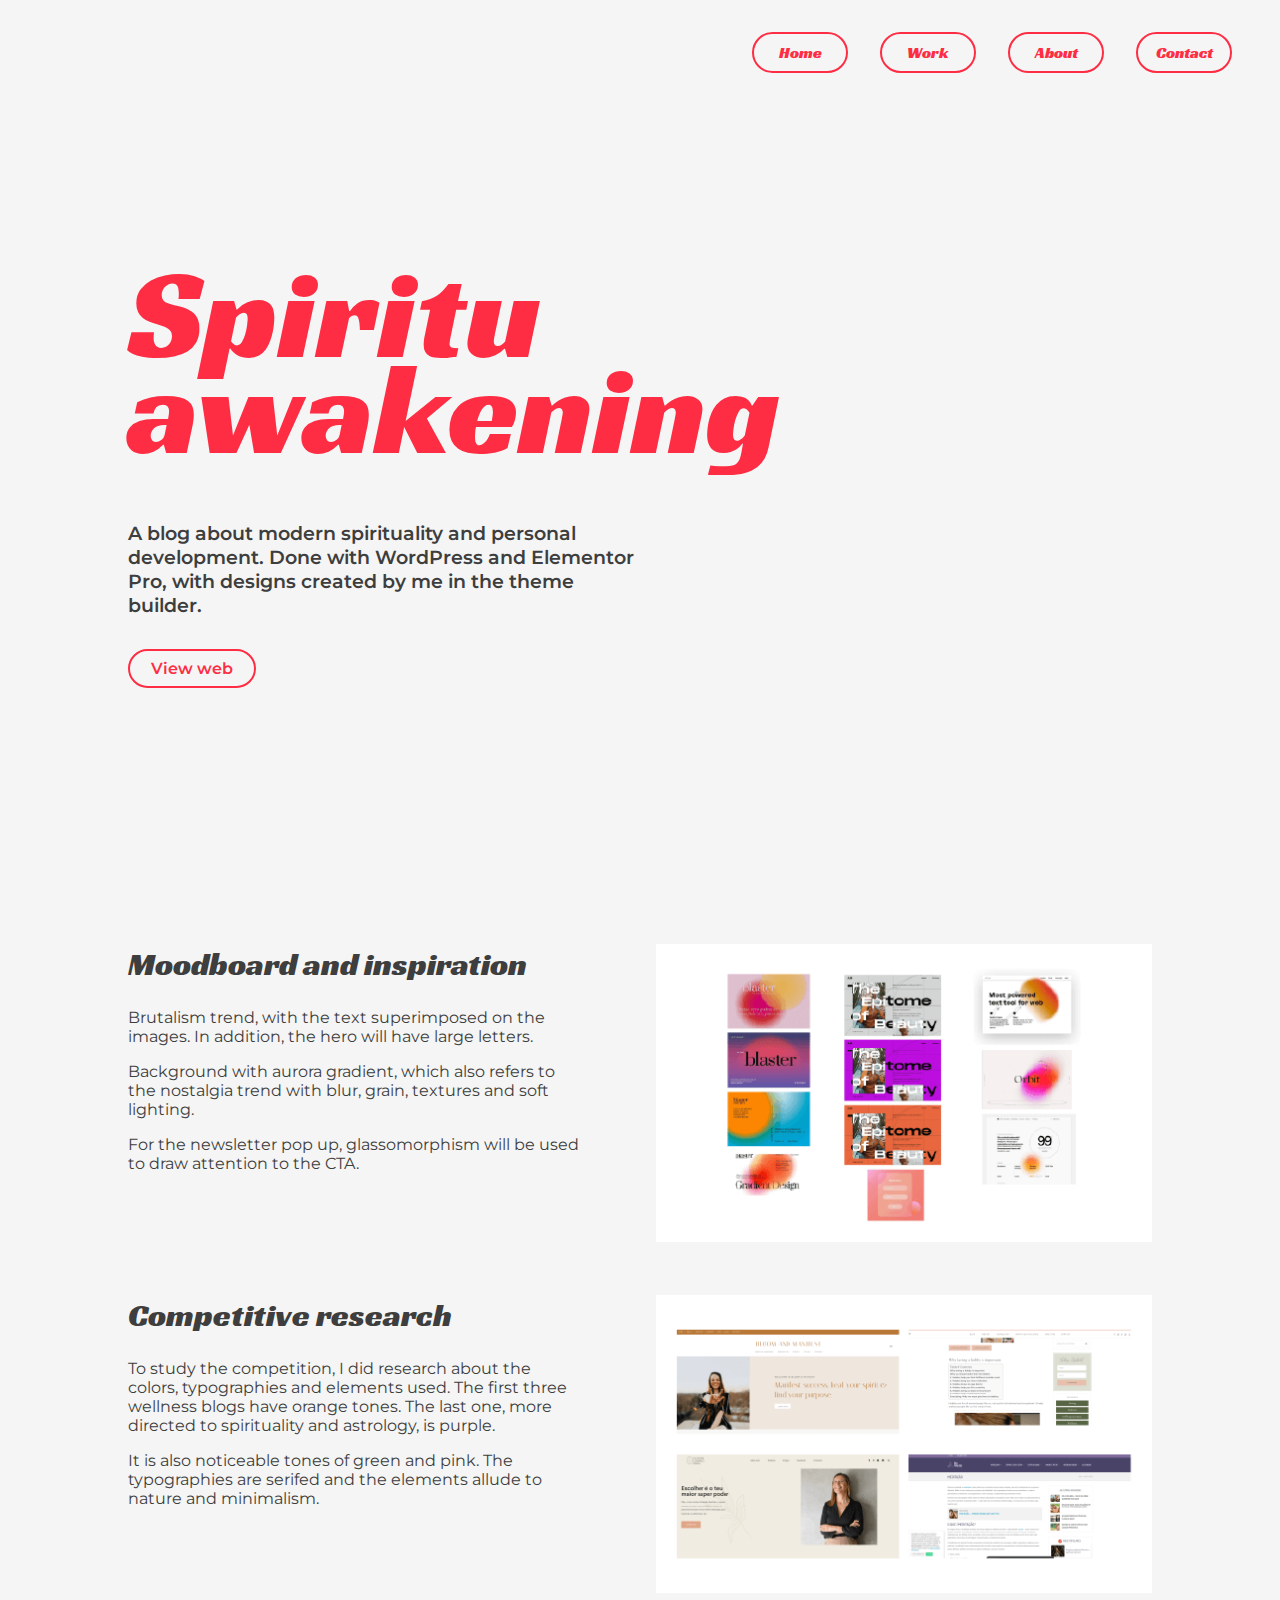
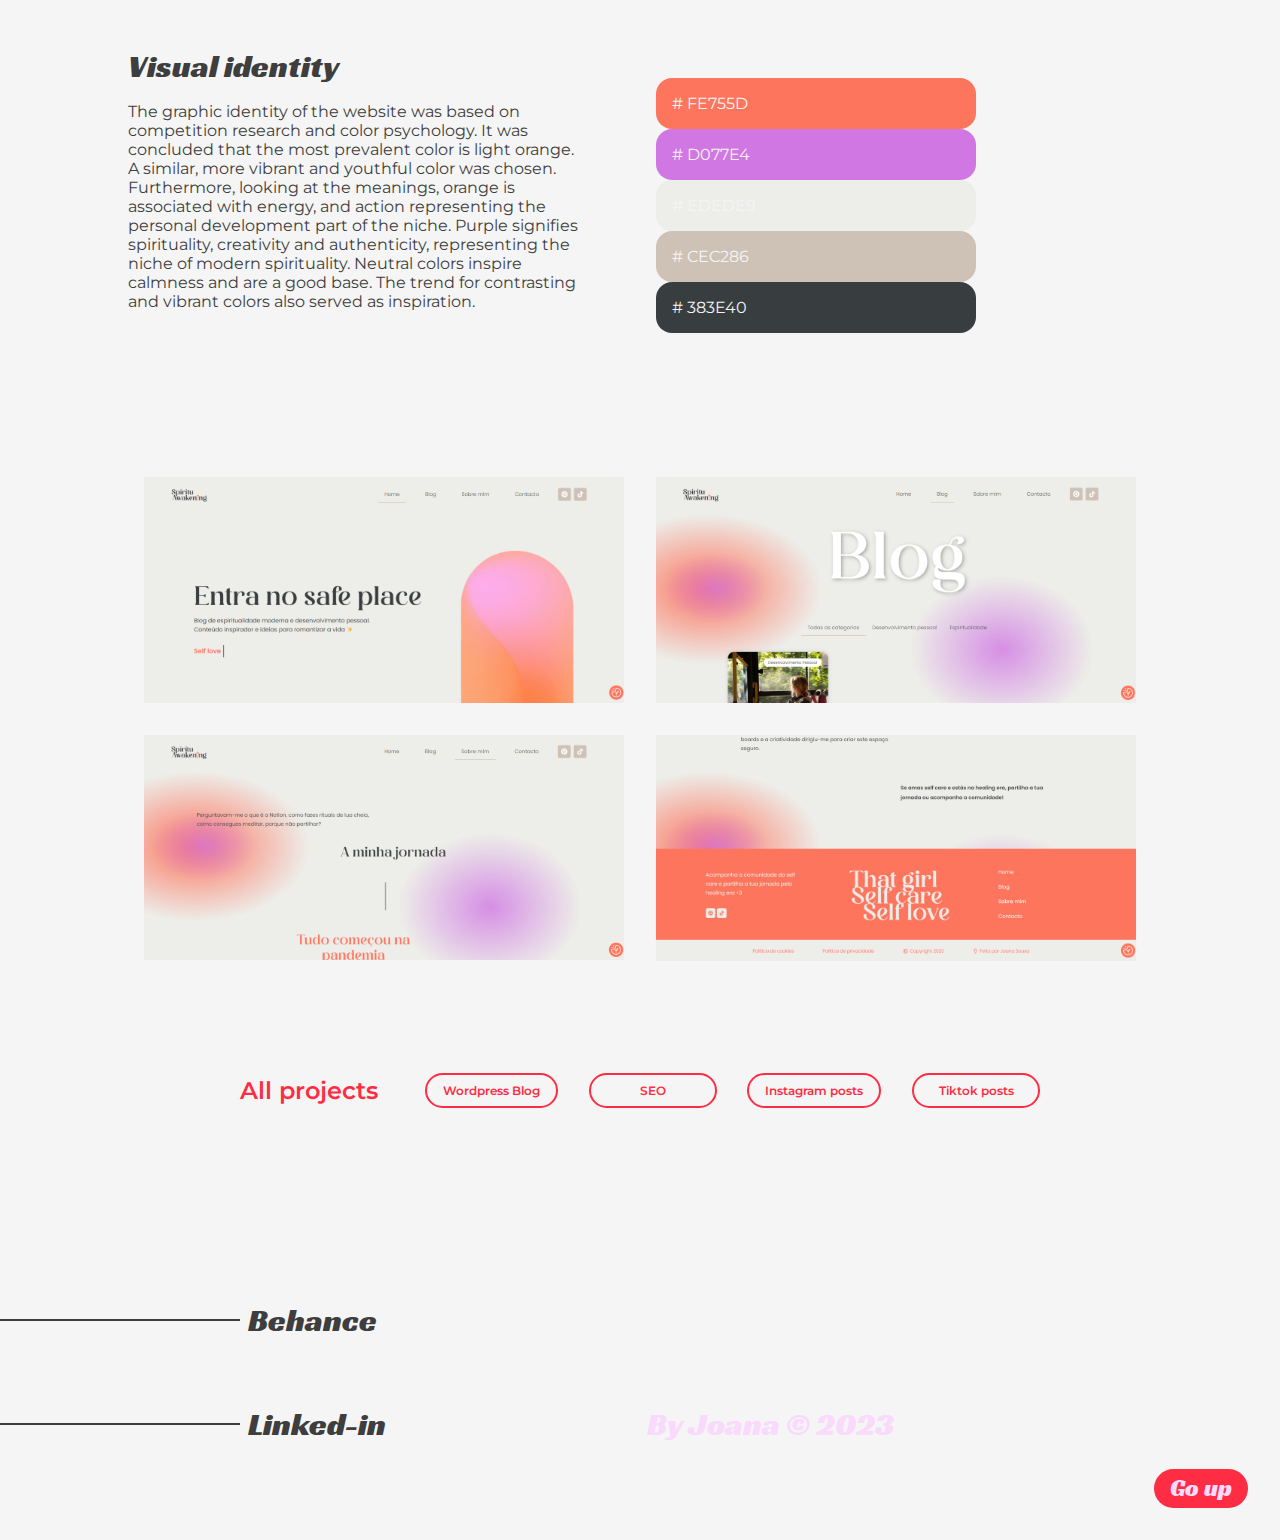
<file: html/wordpress.html>
<!DOCTYPE html>
<html lang="en">
<head>
    <meta charset="UTF-8">
    <meta http-equiv="X-UA-Compatible" content="IE=edge">
    <meta name="viewport" content="width=device-width, initial-scale=1.0">
    
    <link rel="icon" type="icon/png" href="../assets/img/favicon1.png">

    <link rel="stylesheet" href="../css/wordpress.css">
    <script src="../js/wordpress.js" defer></script>
    
    <link rel="preconnect" href="https://fonts.googleapis.com">
<link rel="preconnect" href="https://fonts.gstatic.com" crossorigin>
<link href="https://fonts.googleapis.com/css2?family=Montserrat:wght@200;400;600&family=Racing+Sans+One&display=swap" rel="stylesheet">

    <title>Wordpress</title>
</head>
<body>

        <!--HEADER-->
        <header class="Header" id="Home">
            <div class="Header-wrapper"><!--El Wrapper sirve para centrar el contenido, se repite al largo de la web-->
    
                <nav class="Header-nav">

                    <svg  class="Header-svg" xmlns="http://www.w3.org/2000/svg" fill="currentColor" viewBox="0 0 16 16">
                    <path fill-rule="evenodd" d="M2.5 12a.5.5 0 0 1 .5-.5h10a.5.5 0 0 1 0 1H3a.5.5 0 0 1-.5-.5zm0-4a.5.5 0 0 1 .5-.5h10a.5.5 0 0 1 0 1H3a.5.5 0 0 1-.5-.5zm0-4a.5.5 0 0 1 .5-.5h10a.5.5 0 0 1 0 1H3a.5.5 0 0 1-.5-.5z"/>
                    </svg>
                  
                  <ul class="Header-ul">
                        <li><a class="Header-a" href="../html/index.html">Home</a></li>
                        <li><a class="Header-a" href="../html/index.html#Work">Work</a></li>
                        <li><a class="Header-a" href="../html/index.html#About">About</a></li>
                        <li><a class="Header-a" href="../html/index.html#Contact">Contact</a></li>
                    </ul>
                </nav>
    
               
            </div>
        </header>

        <!--MAIN-->
        <main class="Main">

            <div class="Wordpress">
                <div class="Wordpress-wrapper">

                    <!--HERO-->
                    <div class="Wordpress-hero">
                        <h2 class="Hero-h2">Spiritu<br>awakening</h2>
                        <p class="Hero-p">A blog about modern spirituality and personal development. Done with WordPress and Elementor Pro, with designs created by me in the theme builder.</p>
                        <a class="Hero-a" href="https://spirituawakeningg.com/" target="_blank" rel="noreferrer" title="Blog Spirituawakeningg">View web</a>
                    </div>

                    <!--GRID EXPLICANDO EL PROYECTO-->
                    <div class="Wordpress-grid">
                        <section class="Grid-moodboard">
                            <h2 class="Moodboard-h2">Moodboard and inspiration</h2>
                            <ul class="Moodboard-ul">
                                <li class="Moodboard-li"><b>Brutalism trend</b>, with the text superimposed on the images. In addition, the hero will have large letters.</li>
                                <li class="Moodboard-li">Background with aurora gradient, which also refers to the nostalgia trend with blur, grain, textures and soft lighting.</li>
                                <li class="Moodboard-li">For the newsletter pop up, glassomorphism will be used to draw attention to the CTA.</li>
                            </ul>
                        </section>

                        <div class="Moodboard">
                            <img class="Moodboard-img" src="../assets/img/proyecto-wordpress-03.png" alt="Moodboard" loading="lazy">
                        </div>
                        
                        <section class="Grid-competitive">
                            <h2 class="Competitive-h2">Competitive research</h2>
                            <ul class="Competitive-ul">
                                <li class="Competitive-li">To study the competition, I did research about the colors, typographies and elements used. The first three wellness blogs have orange tones. The last one, more directed to spirituality and astrology, is purple.</li>
                                <li class="Competitive-li">It is also noticeable tones of green and pink. The typographies are serifed and the elements allude to nature and minimalism.</li>
                            </ul>
                        </section>

                        <div class="Competitive">
                            <img class="Competitive-img" src="../assets/img/proyecto-wordpress-04.png" alt="Competitive" loading="lazy">
                        </div>

                        <section class="Grid-identity">
                            <h2 class="Identity-h2">Visual identity</h2>
                            <p class="Identity-p">The graphic identity of the website was based on competition research and color psychology. It was concluded that the most prevalent color is light orange. A similar, more vibrant and youthful color was chosen. Furthermore, looking at the meanings, orange is associated with energy, and action representing the personal development part of the niche. Purple signifies spirituality, creativity and authenticity, representing the niche of modern spirituality. Neutral colors inspire calmness and are a good base. The trend for contrasting and vibrant colors also served as inspiration.</p>
                        </section>

                        <div class="Identity-colors">
                            <div class="Identity-naranja">
                                <span class="Identity-span"># FE755D
                                </span>
                            </div>
                            <div class="Identity-morado">
                                <span class="Identity-span"># D077E4</span>
                            </div>
                            <div class="Identity-blanco">
                                <span class="Identity-span"># EDEDE9</span>
                            </div>
                            <div class="Identity-bege">
                                <span class="Identity-span"># CEC286
                                </span>
                            </div>
                            <div class="Identity-preto">
                                <span class="Identity-span"># 383E40
                                </span>
                            </div>
                        </div>

                        </div>

                        <!--FOTOS FINALES-->
                        <div class="Galeria-grid">
                        <div class="Galeria-fotos">
                            <img src="../assets/img/home.png" alt="Homepage" class="Fotos-img" loading="lazy">
                        </div>
                        <div class="Galeria-fotos">
                            <img src="../assets/img/blog.png" alt="Blogpage" class="Fotos-img" loading="lazy">
                        </div>
                        <div class="Galeria-fotos">
                            <img src="../assets/img/about.png" alt="Aboutpage" class="Fotos-img" loading="lazy">
                        </div>
                        <div class="Galeria-fotos">
                            <img src="../assets/img/footer.png" alt="Footer" class="Fotos-img" loading="lazy">
                        </div>
                        </div>
                <!--loading="lazy" para que las imágenes debajo de la página solo aparezcan si haces scroll y no comprometan la carga de la web-->
                
                    
                </div>
                
                <!--NAV PROYECTOs SEGUIENTES-->

                <div class="Work-menu">

                    <ul class="Work-ul">
                        <li class="Work-li"><span class="Work-title">All projects</span></li>
                        <li class="Work-li"><a class="Work-a" href="../html/wordpress.html">Wordpress Blog</a></li>
                        <li class="Work-li"><a class="Work-a" href="../html/seo.html">SEO</a></li>
                        <li class="Work-li"><a class="Work-a" href="../html/instagram.html">Instagram posts</a></li>
                        <li class="Work-li"><a class="Work-a" href="../html/tiktok.html"> Tiktok posts</a></li>
                    </ul>
                </div>
            </div>
        </main>


         <!--FOOTER-->

        <footer class="Footer">
            <div class="Footer-container">
                <div class="Footer-social">
                    <ul class="Social-ul">
                        <li class="Social-li"><a href="https://www.behance.net/joanasousa_marketing" target="_blank" title="Behance">Behance</a></li>
                        <li class="Social-li"><a href="https://www.linkedin.com/in/joana-sousa-marketing/" target="_blank" title="Linked-in">Linked-in</a></li>                    </ul>
                </div>
                <p class="Footer-p">By Joana © 2023</p>
                <a class="Footer-a" href="#Home">Go up</a>
            </div>

        </footer>

    
</body>
</html>
</file>
<file: css/index.css>
@charset "UTF-8";

* {
  margin: 0;
  padding: 0;
  border: 0;
  -webkit-box-sizing: border-box;
          box-sizing: border-box;
  vertical-align: baseline;
}

/* Evitamos problemas con las imagenes */
img, picture, video, iframe, figure {
  max-width: 100%;
  width: 100%;
  display: block;
}

/* Reseteamos los enlaces para funcionar como cajas... */
a {
  display: block;
  text-decoration: none;
  color: inherit;
  font-size: inherit;
}

/* ... excepto los que se encuentran en párrafos */
p a {
  display: inline;
}

/* Quitamos los puntos de los <li> */
li {
  list-style-type: none;
}

/* Configuramos anclas suaves */
html {
  scroll-behavior: smooth;
}

/* Desactivamos estilos por defecto de las principales etiquetas de texto */
h1, h2, h3, h4, h5, h6, p, span, a, strong, blockquote, i, b, u, em {
  font-size: 1em;
  font-weight: inherit;
  font-style: inherit;
  text-decoration: none;
  color: inherit;
}

/* Evitamos problemas con los pseudoelementos de quotes */
blockquote:before, blockquote:after, q:before, q:after {
  content: "";
  content: none;
}

/* Configuramos el texto que seleccionamos */
::-moz-selection {
  background-color: var(--rosa);
  color: var(--escuro);
}
::selection {
  background-color: var(--rosa);
  color: var(--escuro);
}

/* Nivelamos problemas de tipografías y colocación de formularios */
form, input, textarea, select, button, label {
  font-family: inherit;
  font-size: inherit;
  -webkit-hyphens: auto;
      -ms-hyphens: auto;
          hyphens: auto;
  background-color: transparent;
  color: inherit;
  display: block;
  /* opcional */
  -webkit-appearance: none;
     -moz-appearance: none;
          appearance: none;
}

/* Reseteamos las tablas */
table, tr, td {
  border-collapse: collapse;
  border-spacing: 0;
}

/* Evitamos problemas con los SVG */
svg {
  width: 100%;
  display: block;
  fill: currentColor;
}

/* (Probándolo, no usar en producción) En el caso de añadir una  */
/* p svg{
  display: inline;
  width: initial;
} */
/* Configuramos la tipografía para toda la web */
body {
  min-height: 100vh;
  font-size: 100%;
  font-family: 'Racing Sans One', cursive;
  font-family: 'Montserrat', sans-serif;
  /* opcional */
  
  /* opcional */
  -webkit-font-smoothing: antialiased;
  /* opcional */
  -moz-osx-font-smoothing: grayscale;

  color: var(--escuro);
  background-color: var(--claro);
}

/*Configurar Scrollbar*/
/* ancho */
::-webkit-scrollbar {
  width: 1rem;
}
/* fondo */
::-webkit-scrollbar-track {
  background: var(--claro); 
  border-radius: 2rem;
}
/* barra */
::-webkit-scrollbar-thumb {
  background: var(--rojo); 
  border-radius: 2rem;
}
/* hover */
::-webkit-scrollbar-thumb:hover {
  background: var(--rosa);
}







/*Custom Properties - facil acceso a los colores*/
:root{
    --rosa: #f9d9fc;
    --rojo: #fe2d43;
    --claro: #f5f5f5;
    --escuro:#3d3e3d;
    --blanco: #ffffff;

}





/*HEADER*/
.Header{
    background-color: var(--rosa);
    width: 100%;

    padding: 1rem 0;
    
    color: var(--rojo);

  
}
.Header-wrapper{
    width: 95%;

    margin: auto; /*para que el bloque este centrado*/

    padding: 1rem;
}


/*NAV*/
.Header-ul{
  width: 100%;

    display: flex;
    flex-flow: row nowrap;
    justify-content: flex-end;
    align-items: center;

    gap: 2rem;
}/*Establece el ancho al 100 % y usa las propiedades de Flexbox para alinear horizontalmente los elementos de la lista a la derecha y centrarlos verticalmente. Distancia de 2rem entre <li>*/

.Header-a{
  border: solid var(--rojo) .125rem;

  border-radius: 2rem;
  min-width: 6rem; /*para que todos los botones tengan el mismo ancho*/
  text-align: center;

  padding: .5rem 1rem;
  font-family: 'Racing Sans One', cursive;
  font-size: 1rem;
  }

.Header-a:hover{
    background-color: var(--rojo);
    color: var(--rosa);
    transition: all .5s ease;
}/*Al hacer hover en el botón cambia el color de fondo y del texto con una transición. A continuación, al hacer clic (active) tiene una escala.*/

.Header-a:active{
  transform: scale(0.8);
  transition: all .5s ease;
}
.Header-svg{
  display: none;
}/*oculta el SVG menu hamburguesa de la página web, hasta que tenga las dimensiones de móvil donde en responsive volverá a display block.*/



/*.......MAIN........*/

/*HERO*/
.Hero{
  background-color: white;
  width: 100%;
}
.Hero-fondo{ /*sirve para que este apartado sea rosa y el fondo de abajo blanco, ya que la sección Work a continuación usa fondo blanco*/
  background-color: var(--rosa);
  width: 100%;
  
  border-radius: 0 0 2rem 2rem;
  padding: 2rem 0 6rem 0;
}
.Hero-wrapper{
    color: var(--rojo);
    width:80%;

    margin:auto;
    min-height: 25rem;

}
.Hero-container{
    display: flex;
    flex-flow: row nowrap;
    justify-content: flex-start;
    align-items: flex-end;

    padding: 3rem 0;

    animation: slidedown 1.5s ease 1; /*animación para que el texto del hero de desplaze hacia abajo. Dura 1.5 segundos, la aceleración es ease y ocurre una vez. Keyframe al final, antes del responsive*/
}
.Hero-h1{
    font-size: 6rem;
    font-family: 'Racing Sans One', cursive;
    line-height: 1;
    max-width: 43.8rem;
}
.Hero-span{
    color: white; 
    font-size: 2.5rem;
    font-weight: 600;
    font-family: 'Racing Sans One', cursive;

    padding-bottom: 0.3rem;

}
.Hero-p{
    padding: 3rem 0 0 0;
    letter-spacing: 0.225rem;
    font-size: 1rem;

    animation: slideup 1.5s ease 1; /*animación para que el texto del hero de desplaze hacia abajo. Dura 1.5 segundos, la aceleración es ease y ocurre una vez*/
}


/*........WORK/PROYECTOS.......*/

#Work{
  width: 100%;
  background-color: var(--blanco);
}

.Work-wrapper{
  width: 80%;
  margin: auto;
  padding: 3rem 0;
}

.Work-h2{
  font-weight: 700;
  font-size: 3.75rem;
  font-family: 'Racing Sans One', cursive;


  padding: 6rem 0 1rem 0;

  display: flex;
  flex-flow: row nowrap;
  justify-content: flex-start;
  align-items: center;
  gap: 1rem;
}

.Work-h2::before{
  content:"";
  width: 12rem;
  height: .125rem;
  background-color: var(--escuro);
  display: block;
}


.Work-contenedor{
  width: 100%;

  display: flex;
  flex-flow: row nowrap;

  position: relative;
}/*flexbox para alinear el menu y las fotos en row sin que bajen por el nowrap. Es relative por ser la contenedora del work-ul que es sticky mientras se hace scroll.*/


.Work-ul{
  padding: 1rem 0;

  display: flex;
  flex-flow: column nowrap;
  justify-content: flex-start;
  align-items: flex-start;

  position: sticky;
  top:0;
  left:0;

  margin: 0 2rem 0 0;
}/*posición sticky para que el elemento se adhiera a la parte superior izquierda de la ventana gráfica al desplazarse.*/

.Work-a{
  width: 11rem;
  border: solid var(--rojo) .1062rem;
  color: var(--rojo);
  border-radius: 2rem;

  padding: 0.8rem 1rem;
  margin: 1rem 0;
  text-align: center;
  font-size: 0.8rem;
  font-weight: 600;
}

.Work-a:hover{
background-color: var(--rosa);
transition: all .5s ease;

}

.Work-a:active{
  transform: scale(0.8);
  transition: all .5s ease;
}


/*--........WORK FOTOS........--*/

.Work-fotos{
  /*background-color: aqua;*/
  position: relative;
}/*Contenedora del absolute de la click-img*/

.Work-click{
  width: 100%;
}
.Click-img{
  object-fit: contain ;
  width: 6.25rem;
  animation: clickrotate 5s linear infinite 4s;

  position: absolute; /*para que se sobreponga a fotos-li*/
  top: 0;
  right: 0;

  z-index: 1;
}

.Fotos-ul{
  overflow: hidden; 
}

.Fotos-li{
  position: relative;
  margin: 2rem 0;
}/*Contenedora del absolute del .Work-img.opacity*/

.Work-img{
  width: 75rem;

  object-fit: contain;
  border-radius: 1rem;
}

.Work-img.opacity{
  position: absolute;
  top:0;
  left:0;
  opacity: 0;
}

.Work-img:hover.opacity{ /*Al hacer hover en la work-img, la segunda imagen (que tiene la clase opacity y esta en absolute) aparece. O sea, deja de tener opacity: 0 para tener opacity: 1.*/
  opacity: 1;
  transition: all .5s ease;
}








/*-----ABOUT-----*/


#About{
  width: 100%;
  background-color: var(--claro);

  padding: 6rem 0;
}

.About-h2{
  font-weight: 700;
  font-size: 3.75rem;
  font-family: 'Racing Sans One', cursive;

  display: flex;
  flex-flow: row nowrap;
  justify-content: flex-end;
  align-items: center;
  gap: 1rem;
}
.About-h2::after{
  content:"";
  width: 12rem;
  height: .125rem;
  background-color: var(--escuro);
}

.About-wrapper{
  max-width: 70%;
  margin: auto;
}

.About-nombre{
  font-size: 4rem;
  font-weight: 600;
  font-family: 'Racing Sans One', cursive;

  color: var(--rojo);
  padding: 2rem;
}

.About-presentacion{
  display:flex;
  flex-flow: row nowrap;
  justify-content: flex-start;
  align-items: flex-start;

  padding: 2rem 0;
}
.About-foto{
  padding: 0 3rem 0 0;

  display: flex;
  flex-flow: column wrap;
  justify-content: flex-start;
  align-items: center;
}
.About-img{
  width: 9.375rem;
}
.About-ul{
  display: flex;
  flex-flow: row nowrap;
  justify-content: flex-start;
  align-items: flex-start;

  gap: 1rem;
  padding: 1rem 0;
}
.About-li{
  font-size: .75rem;
  background-color: var(--rosa);
  color: var(--rojo);
  border-radius: 2rem;
  padding: 0.5rem 1rem;
}
.About-texto{
  max-width: 35rem; /*Para que el contenido no se extenda cuando la pantalla se hace más ancha*/

  background-color: var(--rosa);
  border-radius: 2rem;
  font-size: .8125rem;
  padding: 2rem 3rem;
}



/*......Section de los buttons de la experiencia de trabajo y skills......*/

.About-lists{
  display: flex;
  flex-flow: row nowrap;
  justify-content: space-between;
  align-items: flex-start;

  max-width: 64rem;
}

.About-tabs.left{
  padding: 6rem 0;
  width: 60%;
}


.Experience-h3{
  color: var(--rojo);

  font-size: 2rem;
  font-weight: 600;
  font-family: 'Racing Sans One', cursive;
}


.Experience-work{
 
  margin: 0 0 0 1rem;
  width: 90%;
  max-width: 37.5rem;
}



.Experience-title{ 
/*Esta clase sirve para tanto para la seccion experience, skills y studies. És después usada en Javascript*/
  color: var(--rojo);
  padding: 1rem 2rem;
  border: solid .125rem var(--rojo);
  border-radius: 1rem;

  margin: 2rem 0 0 0;

  font-weight: 600;
  font-size: .875rem;
  color: var(--rojo);

  cursor: pointer;
}

.Experience-title:hover{
  background-color: var(--rojo);
  color: var(--rosa);

  transition: all .5s ease;
}

.Experience-title:active{
  color:var(--rojo)
}


.Experience-ul{
  height: 0; /*Para que el texto solo aparezca cuando se hace clic en .Experience-title, se quita la altura y todo lo que sale fora de la etiqueta*/
  overflow: hidden;
  
  transition: all 0.5s ease;
}

.Experience-ul.isActive{ /*Esta section tiene la clase isActive, para usarla en Javascript*/
  padding: 1rem 0;
  min-height: 13rem;
  line-height: 1.5rem;
}
.Experience-li{
  display: flex;
  flex-flow: row nowrap;
  justify-content: flex-start;
  align-items: center;
  font-size: .875rem;

  gap: 1rem;

  padding: .5rem 1rem .5rem 0;  
}
.title{ /*para destacar los nombres de las escuelas*/
  font-weight: 600;
}


.Studies-h3{
  color: var(--rojo);
  
  font-size: 2rem;
  font-weight: 600;
  font-family: 'Racing Sans One', cursive;
  margin: 4rem 0 2rem 0;
}

.Experience-studies{
  margin: 0 0 0 1rem;
  width: 80%;
  max-width: 37.5rem;
  
}

.Skills-h3{
  color: var(--rojo);

  font-size: 2rem;
  font-weight: 600;
  font-family: 'Racing Sans One', cursive;
  margin: 4rem 0 2rem 0;
}

.Experience-skills{ 
    margin: 0 0 0 1rem;
    max-width: 37.5rem;
  }


/*...Div derecho con idiomas y CVs....*/

.About-tabs.right{  
  padding: 6rem 0rem;
}
.Language-h3{
  color: var(--rojo);

  font-size: 2rem;
  font-weight: 600;
  font-family: 'Racing Sans One', cursive;}

.Language-ul{
  padding: 1rem 0 0 0;
}
.Language-li{
  display: flex;
  flex-flow: row nowrap;
  justify-content: flex-start;
  align-items: center;
  font-size: .875rem;

  gap: 1rem;

  padding: 1rem 0;
}


.Curriculo-btn{
  display: flex;
  flex-flow: row nowrap;
  justify-content: flex-start;
  align-items: center;
  margin: 1rem 0 0 0;

  gap: 1rem;
}

.Curriculo-h3{
  color: var(--rojo);

  font-size: 2rem;
  font-weight: 600;
  font-family: 'Racing Sans One', cursive;
  margin: 2rem 0;
}

.Curriculo-a{
  width: 8.2rem;
  background-color: var(--rosa);
  color: var(--rojo);
  text-align: center;
  font-size: .875rem;

  border-radius: 2rem;
  padding: .5rem .5rem;
}


/*CONTACT FORMULARIO*/

#Contact{
  width: 100%;
  background-color: var(--rosa);
  border-radius: 2rem;
}

.Contact-wrapper{
  margin: auto;
  padding: 4rem 0 8rem 0;
  max-width: 70%; /*para no desformatar en grandes pantallas*/

  display: flex;
  flex-flow: row nowrap;
  justify-content: flex-start;
  align-items: flex-end;
}

/*Div con H2 y formulario*/

.Contact-container{
  display: flex;
  flex-flow: column wrap;
  justify-content: center;
  align-items: flex-start;

  padding: 3rem 0 0 0;
  max-width: 68rem;
}

.Contact-h2{
  color: var(--rojo);

  font-size: 3rem;
  font-weight: 700;
  font-family: 'Racing Sans One', cursive;

  margin: 0 0 3rem 0; 
}
.Contact-form{
  position: relative;
}

.Form-email{
  border-bottom: solid .125rem var(--escuro);
  padding: .5rem 1rem;
  font-weight: 600;
  
  margin: 0 0 1rem 0; 
}

.Form-text{
  border-bottom: solid .125rem var(--escuro);
  padding: .5rem 1rem;
  margin: 0 0 1rem 0;
  font-weight: 600;
}

::placeholder{
  color: var(--escuro);/*texto de exemplo dentro del form*/
}
.Contact-svg{
  width: 1.5rem;
  height: 1.5rem;

  color: var(--rojo);

  position: absolute;
  bottom: 1.3rem;
  right: -3rem;
}
.Contact-svg:hover{
  transform: scale(1.5);
  color: var(--blanco);
}
.Contact-a{
  color: var(--rojo);
  font-size: 1rem;
  padding: 0 0 1rem 10rem;
}




/*.......FOOTER....*/

.Footer{
  width: 100%;
}
.Footer-container{
  width: 100%;
  margin: auto;

  display: flex;
  flex-flow: row nowrap;
  justify-content: space-between;
  align-items: flex-end;

  padding: 2rem 0;
}
.Footer-social{
  display: flex;
  flex-flow: row nowrap;
  justify-content: center;
  align-items: center;
}
.Social-ul{
  padding: 2rem 0;
}
.Social-li{
  color: var(--escuro);
  font-family: 'Racing Sans One', cursive;
  font-size: 2rem;

  display: flex;
  flex-flow: row nowrap;
  justify-content: flex-start;
  align-items: center;

  gap: .5rem;

  padding: 2rem 0;
}
.Social-li::before{
  content: "";
  width: 14.5rem;
  height: .125rem;
  background-color: var(--escuro);
}
.Social-li:hover{
  color: var(--rojo);
  transition: all .5s ease;
}
.Footer-p{
  padding: 4rem;
  color: var(--rosa);
  font-family: 'Racing Sans One', cursive;
  font-size: 2rem;

}
.Footer-a{
  color: var(--rosa);
  font-family: 'Racing Sans One', cursive;
  font-size: 1.5rem;
  text-align: center;

  background-color: var(--rojo);
  padding: .3rem 1rem;
  border-radius: 2rem;

  margin-right: 2rem;
}
.Footer-a:hover{
    background-color: var(--rosa);
    color: var(--rojo);
    transition: all .5s ease;
}
.Footer-a:active{
  transform: scale(0.8);
  transition: all .5s ease;
}





/*-------KEYFRAMES-------*/

/*Animaciones iniciales en el hero*/
@keyframes slidedown{
  from{
    transform: translateY(-100%);
    opacity: 0;
  }
  to{
    transform: translateY(0%);
    opacity: 1;
  }
}

@keyframes slideup{
  from{
    transform: translateY(100%);
    opacity: 0;
  }
  to{
    transform: translateY(0%);
    opacity: 1;
  }
}


@keyframes clickrotate{

  50% {transform: rotate(-45deg); /* clickrotate es una animación para girar un elemento -45 grados cuando alcanza el 50% de su duración de la animación.*/
  }
}






/*------RESPOSIVE-----*/


@media screen and (max-width:1150px){
  .Hero-container{
    display: flex;
    flex-flow: column wrap;
    justify-content: center;
    align-items: flex-start;
  }
}

@media screen and (max-width:1024px){
  .Header-ul{
    font-size: 1rem;
    gap: 1rem;
  } 
  .Hero-p{
    padding: 0;
  }
  .About-foto{
    display: flex;
    flex-flow: column wrap;
    justify-content:flex-start;
    align-items: flex-start;
  }
  .About-texto{
    width: 100%
  }
  .About-p{
    text-align: center;
  }
  .About-a{
    width: 10rem;
  }
  .Curriculo-btn{
    display:flex;
    flex-flow: column nowrap;
    justify-content: flex-start;
    align-items: flex-start;
  }
  .Contact-wrapper{
    display: flex;
    flex-flow: column wrap;
    justify-content: center;
    align-items: flex-start;
  }
  .Contact-container{
    display: flex;
    flex-flow: column wrap;
    justify-content: center;
    align-items: flex-start;

    padding: 3rem 0 0 0;
  }
  .Contact-a{
    padding:2rem 0;
  }
  
  .Footer-container{
    display:flex;
    flex-flow: column wrap;
    justify-content: center;
    align-items: flex-start;
  }
  .Footer-p{
    padding: 0 0 4rem 2rem;
  }
  .Footer-a{
    margin: 0 0 0 2rem;
  }
}


@media screen and (max-width:960px){

  .Hero-h1{
    font-size: 10vw;
  }
  .Hero-span{
    padding: 1rem 0;
    font-size: 5vw;
  }
  .Work-contenedor{  
    display: flex;
    flex-flow: column nowrap;
    justify-content: flex-start;
    align-items: center;
  }
  .Work-ul{
    margin:0;
    padding: 0;
  }
  .Work-a{
    margin: 0.5rem 0;
  }
  .About-wrapper{
    max-width: 80%;
  }
  .About-texto{
    padding: 2rem 1.5rem;
    
    display: flex;
    flex-flow: column wrap;
    justify-content: center;
    align-items: center;
  }
  
  .About-btn{
    display: flex;
    flex-flow: column wrap;
    justify-content: center;
    align-items: center;
  }
  
  .Experience-ul.isActive{
    height: 16rem;
  }

  .About-lists{
    display: flex;
    flex-flow: column wrap;
    justify-content: flex-start;
    align-items: center;
  }

  .About-tabs.right{
    padding: 0;
    width: 100%;
  }

  .About-tabs.left{
    width: 100%;
  }
  .Language-ul{
    margin: 0;
  }
}


@media screen and (max-width:600px){

  .About-nombre{
    font-size: 2rem;
  }

  .About-presentacion{
    display: flex;
    flex-flow: column wrap;
    justify-content: flex-start;
    align-items: center;
  }
  .About-foto{
    padding: 1rem 0;
  }
  
}



  
@media screen and (max-width:480px){

  .Header-svg{/*Para hacer el menu responsive, el svg de hamburguesa cambia de display none a block*/
    display: block;
    width: 2.5rem;
    height: 2.5rem;
  }

  .Header-ul{ 
    display: none;
  }

  .Header-ul.isActive{/*Para hacer el menu responsive, el nav solo aparece cuando se añade la clase isActive con Javascript*/
      display: flex;
      flex-flow: column wrap;
      justify-content: center;
      align-items: center;
  
      gap: 1rem;
  }
}
</file>
<file: css/instagram.css>
@charset "UTF-8";

* {
  margin: 0;
  padding: 0;
  border: 0;
  -webkit-box-sizing: border-box;
          box-sizing: border-box;
  vertical-align: baseline;
}

/* Evitamos problemas con las imagenes */
img, picture, video, iframe, figure {
  max-width: 100%;
  width: 100%;
  display: block;
}

/* Reseteamos los enlaces para funcionar como cajas... */
a {
  display: block;
  text-decoration: none;
  color: inherit;
  font-size: inherit;
}

/* ... excepto los que se encuentran en párrafos */
p a {
  display: inline;
}

/* Quitamos los puntos de los <li> */
li {
  list-style-type: none;
}

/* Configuramos anclas suaves */
html {
  scroll-behavior: smooth;
}

/* Desactivamos estilos por defecto de las principales etiquetas de texto */
h1, h2, h3, h4, h5, h6, p, span, a, strong, blockquote, i, b, u, em {
  font-size: 1em;
  font-weight: inherit;
  font-style: inherit;
  text-decoration: none;
  color: inherit;
}

/* Evitamos problemas con los pseudoelementos de quotes */
blockquote:before, blockquote:after, q:before, q:after {
  content: "";
  content: none;
}

/* Configuramos el texto que seleccionamos */
::-moz-selection {
  background-color: var(--rosa);
  color: var(--escuro);
}
::selection {
  background-color: var(--rosa);
  color: var(--escuro);
}

/* Nivelamos problemas de tipografías y colocación de formularios */
form, input, textarea, select, button, label {
  font-family: inherit;
  font-size: inherit;
  -webkit-hyphens: auto;
      -ms-hyphens: auto;
          hyphens: auto;
  background-color: transparent;
  color: inherit;
  display: block;
  /* opcional */
  -webkit-appearance: none;
     -moz-appearance: none;
          appearance: none;
}

/* Reseteamos las tablas */
table, tr, td {
  border-collapse: collapse;
  border-spacing: 0;
}

/* Evitamos problemas con los SVG */
svg {
  width: 100%;
  display: block;
  fill: currentColor;
}

/* (Probándolo, no usar en producción) En el caso de añadir una  */
/* p svg{
  display: inline;
  width: initial;
} */

/* Configuramos la tipografía para toda la web */
body {
  min-height: 100vh;
  font-size: 100%;
  font-family: 'Racing Sans One', cursive;
  font-family: 'Montserrat', sans-serif;
  /* opcional */
  
  /* opcional */
  -webkit-font-smoothing: antialiased;
  /* opcional */
  -moz-osx-font-smoothing: grayscale;

  color: var(--escuro);
  background-color: var(--claro);

}

/*Configurar Scrollbar*/
/* ancho */
::-webkit-scrollbar {
  width: 1rem;
}
/* fondo */
::-webkit-scrollbar-track {
  background: var(--claro); 
  border-radius: 2rem;
}
/* barra */
::-webkit-scrollbar-thumb {
  background: var(--rojo); 
  border-radius: 2rem;
}
/* hover */
::-webkit-scrollbar-thumb:hover {
  background: var(--rosa);
}







/*Custom Properties - facil acceso a los colores*/
:root{
    --rosa: #f9d9fc;
    --rojo: #fe2d43;
    --claro: #f5f5f5;
    --escuro:#3d3e3d;
    --blanco: #ffffff;

}





/*HEADER*/
.Header{
    width: 100%;

    padding: 1rem 0;
    
    color: var(--rojo);
    border-radius: 0 0 2rem 2rem;
  
}
.Header-wrapper{
    width: 95%;

    margin: auto; /*para que el bloque este centrado*/

    padding: 1rem;
}



/*NAV*/
.Header-ul{
  width: 100%;

    display: flex;
    flex-flow: row nowrap;
    justify-content: flex-end;
    align-items: center;

    gap: 2rem;
}
.Header-a{
  border: solid var(--rojo) .125rem;

  border-radius: 2rem;
  min-width: 6rem; /*para que tengan el mismo ancho*/
  text-align: center;

  padding: .5rem 1rem;
  font-family: 'Racing Sans One', cursive;
  font-size: 1rem;
}

.Header-a:hover{
    background-color: var(--rojo);
    color: var(--rosa);
    transition: all .5s ease;
}

.Header-a:active{
  transform: scale(0.8);
  transition: all .5s ease;
}
.Header-svg{
  display: none;
}


/*MAIN*/

.Main{
  min-height: 75vh; /*Para que la página en grandes pantallas llegue hacia abajo*/
}
.Instagram{
    margin: 6rem 0;
    background-color: var(--claro);
    width: 100%;
}
.Instagram-wrapper{
    width: 80%;
    margin: auto;

    max-width: 150rem; /*Para no estirar el contenido en grandes pantallas*/
}

/*HERO*/
.Instagram-hero{   
    margin: 10rem 0;
}
.Hero-h2{
    color: var(--rojo);
    font-size: 7rem;
    line-height: 6rem;
    font-family: 'Racing Sans One', cursive;
}
.Hero-p{
    padding: 4rem 0 0 0;
    font-size: 1rem;
    max-width: 50%;
}

/*GALERIA DE FOTOS*/

.Instagram-galery{
  display: grid;

  grid-template-columns: repeat( 3 , 1fr);
  grid-template-rows: repeat( 2 , 1fr );

  gap: 2rem;
  max-width: 130rem;
}

.Instagram-post{
  max-width: 30rem;
  margin: auto; /*para centrar las fotos en la grid*/
}
.Post-img{
  border-radius: 1rem;
}




/*NAV PROYECTOS SEGUIENTES*/
.Work-menu{
  margin-top: 6rem;
}
.Work-title{
  font-size: 1.5rem;
  font-weight: 600;
  color: var(--rojo);
  padding-right: 1rem;
}
.Work-ul{
    display: flex;
    flex-flow: row nowrap;
    justify-content: space-between;
    align-items: center;

    max-width: 50rem;
    margin: auto;
}
.Work-li{}
.Work-a{
  text-align: center;
  font-weight: 600;
  font-size: .75rem;

  border: solid .125rem var(--rojo);
  border-radius: 2rem;
  padding: .5rem 1rem;

  min-width: 8rem; /*ancho minimo para que todos tengan la misma medida*/

  color: var(--rojo);
}
.Work-a:hover{
    background-color: var(--rojo);
    color: var(--rosa);
    transition: all .5s ease;
}
.Work-a:active{
    transform: scale(0.8);
    transition: all .5s ease;
}





/*FOOTER*/
.Footer{
    width: 100%;
  }
.Footer-container{
    width: 100%;
    margin: auto;
  
    display: flex;
    flex-flow: row nowrap;
    justify-content: space-between;
    align-items: flex-end;
  
    padding: 2rem 0;
  }
  .Footer-social{
    display: flex;
    flex-flow: row nowrap;
    justify-content: center;
    align-items: center;
  }
  .Social-ul{
    padding: 2rem 0;
  }
  .Social-li{
    color: var(--escuro);
    font-family: 'Racing Sans One', cursive;
    font-size: 2rem;
  
    display: flex;
    flex-flow: row nowrap;
    justify-content: flex-start;
    align-items: center;
  
    gap: .5rem;
  
    padding: 2rem 0;
  }
  .Social-li::before{
    content: "";
    width: 15rem;
    height: .125rem;
    background-color: var(--escuro);
  }
  .Social-li:hover{
    color: var(--rojo);
    transition: all .5s ease;
  }
  .Footer-p{
    padding: 4rem;
    color: var(--rosa);
    font-family: 'Racing Sans One', cursive;
    font-size: 2rem;
  
  }
  .Footer-a{
    color: var(--rosa);
    font-family: 'Racing Sans One', cursive;
    font-size: 1.5rem;
    text-align: center;
  
    background-color: var(--rojo);
    padding: .3rem 1rem;
    border-radius: 2rem;
  
    margin-right: 2rem;
  }
  .Footer-a:hover{
      background-color: var(--rosa);
      color: var(--rojo);
      transition: all .5s ease;
  }
  .Footer-a:active{
    transform: scale(0.8);
    transition: all .5s ease;
  }
  
  








  /*-------RESPOSIVE-------*/


  
  @media screen and (max-width:1300px){
    
    .Instagram-galery{
      display: grid;
    
      grid-template-columns: repeat( 2 , 1fr );
      grid-template-rows: repeat( 3 , 1fr );
    }  
  }

  @media screen and (max-width:1024px){
    .Header-ul{
      font-size: 1rem;
      gap: 1rem;
    } 
  
    .Hero-h2{
      font-size: 7rem;
    }
    .Hero-p{
     max-width: 70%;
    }
  
    .Footer-container{
      display:flex;
      flex-flow: column wrap;
      justify-content: center;
      align-items: flex-start;
    }
  
    .Footer-p{
      padding: 0 0 4rem 2rem;
    }
    .Footer-a{
      margin: 0 0 0 2rem;
    }
  }
  
  
  
  @media screen and (max-width:960px){
    
    .Hero-h2{
      font-size: 12vw; /*para que el texto de adapte al ancho del dispositivo. No es usado antes porque seria muy grande*/
      line-height: 5rem;
  }
  .Instagram-galery{
    display: grid;
  
    grid-template-columns: 1fr;
    grid-template-rows: repeat( 6 , 1fr );
  
  }  
    .Work-ul{
    display:flex;
    flex-flow: column wrap;
    justify-content: flex-start;
    align-items: center;

    gap:1rem;
  }
  }
  
  
    
  @media screen and (max-width:480px){
  
    .Header-svg{  /*Para hacer el menu responsive, el svg de hamburguesa cambia de display none a block*/
      display: block;
      width: 2.5rem;
      height: 2.5rem;
    }
  
    .Header-ul{ 
      display: none;
    }
  
    .Header-ul.isActive{/*Para hacer el menu responsive, el nav solo aparece cuando se añade la clase isActive con Javascript*/
        display: flex;
        flex-flow: column wrap;
        justify-content: center;
        align-items: center;
    
        gap: 1rem;
    }

    }
</file>
<file: css/tiktok.css>
@charset "UTF-8";

* {
  margin: 0;
  padding: 0;
  border: 0;
  -webkit-box-sizing: border-box;
          box-sizing: border-box;
  vertical-align: baseline;
}

/* Evitamos problemas con las imagenes */
img, picture, video, iframe, figure {
  max-width: 100%;
  width: 100%;
  display: block;
}

/* Reseteamos los enlaces para funcionar como cajas... */
a {
  display: block;
  text-decoration: none;
  color: inherit;
  font-size: inherit;
}

/* ... excepto los que se encuentran en párrafos */
p a {
  display: inline;
}

/* Quitamos los puntos de los <li> */
li {
  list-style-type: none;
}

/* Configuramos anclas suaves */
html {
  scroll-behavior: smooth;
}

/* Desactivamos estilos por defecto de las principales etiquetas de texto */
h1, h2, h3, h4, h5, h6, p, span, a, strong, blockquote, i, b, u, em {
  font-size: 1em;
  font-weight: inherit;
  font-style: inherit;
  text-decoration: none;
  color: inherit;
}

/* Evitamos problemas con los pseudoelementos de quotes */
blockquote:before, blockquote:after, q:before, q:after {
  content: "";
  content: none;
}

/* Configuramos el texto que seleccionamos */
::-moz-selection {
  background-color: var(--rosa);
  color: var(--escuro);
}
::selection {
  background-color: var(--rosa);
  color: var(--escuro);
}

/* Nivelamos problemas de tipografías y colocación de formularios */
form, input, textarea, select, button, label {
  font-family: inherit;
  font-size: inherit;
  -webkit-hyphens: auto;
      -ms-hyphens: auto;
          hyphens: auto;
  background-color: transparent;
  color: inherit;
  display: block;
  /* opcional */
  -webkit-appearance: none;
     -moz-appearance: none;
          appearance: none;
}

/* Reseteamos las tablas */
table, tr, td {
  border-collapse: collapse;
  border-spacing: 0;
}

/* Evitamos problemas con los SVG */
svg {
  width: 100%;
  display: block;
  fill: currentColor;
}

/* (Probándolo, no usar en producción) En el caso de añadir una  */
/* p svg{
  display: inline;
  width: initial;
} */

/* Configuramos la tipografía para toda la web */
body {
  min-height: 100vh;
  font-size: 100%;
  font-family: 'Racing Sans One', cursive;
  font-family: 'Montserrat', sans-serif;
  /* opcional */
  
  /* opcional */
  font-smooth: always;
  /* opcional */
  -webkit-font-smoothing: antialiased;
  /* opcional */
  -moz-osx-font-smoothing: grayscale;

  color: var(--escuro);
  background-color: var(--claro);
}
/*Configurar Scrollbar*/
/* ancho */
::-webkit-scrollbar {
  width: 1rem;
}
/* fondo */
::-webkit-scrollbar-track {
  background: var(--claro); 
  border-radius: 2rem;
}
/* barra */
::-webkit-scrollbar-thumb {
  background: var(--rojo); 
  border-radius: 2rem;
}
/* hover */
::-webkit-scrollbar-thumb:hover {
  background: var(--rosa);
}







/*Custom Properties - facil acceso a los colores*/
:root{
    --rosa: #f9d9fc;
    --rojo: #fe2d43;
    --claro: #f5f5f5;
    --escuro:#3d3e3d;
    --blanco: #ffffff;

}





/*HEADER*/
.Header{
    width: 100%;

    padding: 1rem 0;
    
    color: var(--rojo);
    border-radius: 0 0 2rem 2rem;
  
}
.Header-wrapper{
    width: 95%;

    margin: auto; /*para que el bloque este centrado*/

    padding: 1rem;
}

.Header-logo{}


/*NAV*/
.Header-nav{}
.Header-ul{
  width: 100%;

    display: flex;
    flex-flow: row nowrap;
    justify-content: flex-end;
    align-items: center;

    gap: 2rem;
}
.Header-a{
  border: solid var(--rojo) .125rem;

  border-radius: 2rem;
  min-width: 6rem; /*para que tengan el mismo ancho*/
  text-align: center;

  padding: .5rem 1rem;
  font-family: 'Racing Sans One', cursive;
  font-size: 1rem;
}

.Header-a:hover{
    background-color: var(--rojo);
    color: var(--rosa);
    transition: all .5s ease;
}

.Header-a:active{
  transform: scale(0.8);
  transition: all .5s ease;
}
.Header-svg{
  display: none;
}


/*MAIN*/

.Main{
  min-height: 75vh; /*Para que la página en grandes pantallas llegue hacia abajo*/
}
.Tiktok{
    margin: 6rem 0;
    background-color: var(--claro);
    width: 100%;
}
.Tiktok-wrapper{
    width: 80%;
    margin: auto;

    max-width: 150rem; /*Para no estirar el contenido en grandes pantallas*/
}

/*HERO*/
.Tiktok-hero{   
    margin: 10rem 0;
}
.Hero-h2{
    color: var(--rojo);
    font-size: 7rem;
    line-height: 6rem;
    font-family: 'Racing Sans One', cursive;
}
.Hero-p{
    padding: 4rem 0 0 0;
    font-size: 1rem;
    max-width: 50%;
}

/*GALERIA DE FOTOS*/

.Tiktok-galery{
  display: grid;

  grid-template-columns: repeat( 3 , 1fr);
  grid-template-rows: repeat( 2 , 1fr );

  gap: 2rem;
  max-width: 130rem;
}

.Tiktok-post{
  max-width: 30rem;
  margin: auto; /*para centrar las fotos en la grid*/
}
.Post-img{
  border-radius: 1rem;
}




/*NAV PROYECTOS SEGUIENTES*/
.Work-menu{
  margin-top: 6rem;
}
.Work-title{
  font-size: 1.5rem;
  font-weight: 600;
  color: var(--rojo);
  padding-right: 1rem;
}
.Work-ul{
    display: flex;
    flex-flow: row nowrap;
    justify-content: space-between;
    align-items: center;

    max-width: 50rem;
    margin: auto;
}
.Work-li{}
.Work-a{
  text-align: center;
  font-weight: 600;
  font-size: .75rem;

  border: solid .125rem var(--rojo);
  border-radius: 2rem;
  padding: .5rem 1rem;

  min-width: 8rem; /*ancho minimo para que todos tengan la misma medida*/

  color: var(--rojo);
}
.Work-a:hover{
    background-color: var(--rojo);
    color: var(--rosa);
    transition: all .5s ease;
}
.Work-a:active{
    transform: scale(0.8);
    transition: all .5s ease;
}





/*FOOTER*/
.Footer{
    width: 100%;
  }
.Footer-container{
    width: 100%;
    margin: auto;
  
    display: flex;
    flex-flow: row nowrap;
    justify-content: space-between;
    align-items: flex-end;
  
    padding: 2rem 0;
  }
  .Footer-social{
    display: flex;
    flex-flow: row nowrap;
    justify-content: center;
    align-items: center;
  }
  .Social-ul{
    padding: 2rem 0;
  }
  .Social-li{
    color: var(--escuro);
    font-family: 'Racing Sans One', cursive;
    font-size: 2rem;
  
    display: flex;
    flex-flow: row nowrap;
    justify-content: flex-start;
    align-items: center;
  
    gap: .5rem;
  
    padding: 2rem 0;
  }
  .Social-li::before{
    content: "";
    width: 15rem;
    height: .125rem;
    background-color: var(--escuro);
  }
  .Social-li:hover{
    color: var(--rojo);
    transition: all .5s ease;
  }
  .Footer-p{
    padding: 4rem;
    color: var(--rosa);
    font-family: 'Racing Sans One', cursive;
    font-size: 2rem;
  
  }
  .Footer-a{
    color: var(--rosa);
    font-family: 'Racing Sans One', cursive;
    font-size: 1.5rem;
    text-align: center;
  
    background-color: var(--rojo);
    padding: .3rem 1rem;
    border-radius: 2rem;
  
    margin-right: 2rem;
  }
  .Footer-a:hover{
      background-color: var(--rosa);
      color: var(--rojo);
      transition: all .5s ease;
  }
  .Footer-a:active{
    transform: scale(0.8);
    transition: all .5s ease;
  }
  
  








  /*-------RESPOSIVE-------*/


  
  @media screen and (max-width:1300px){
    
    .Tiktok-galery{
      display: grid;
    
      grid-template-columns: repeat( 2 , 1fr );
      grid-template-rows: repeat( 3 , 1fr );
    }  
  }

  @media screen and (max-width:1024px){
    .Header-ul{
      font-size: 1rem;
      gap: 1rem;
    } 
  
    .Hero-h2{
      font-size: 7rem;
    }
    .Hero-p{
     max-width: 70%;
    }
  
    .Footer-container{
      display:flex;
      flex-flow: column wrap;
      justify-content: center;
      align-items: flex-start;
    }
  
    .Footer-p{
      padding: 0 0 4rem 2rem;
    }
    .Footer-a{
      margin: 0 0 0 2rem;
    }
  }
  
  
  
  @media screen and (max-width:960px){
    
    .Hero-h2{
      font-size: 12vw; /*para que el texto de adapte al ancho del dispositivo. No es usado antes porque seria muy grande*/
      line-height: 5rem;
  }
  .Tiktok-galery{
    display: grid;
  
    grid-template-columns: 1fr;
    grid-template-rows: repeat( 6 , 1fr );
  
  }  
    .Work-ul{
    display:flex;
    flex-flow: column wrap;
    justify-content: flex-start;
    align-items: center;

    gap:1rem;
  }
  }
  
  
    
  @media screen and (max-width:480px){
  
    .Header-svg{  /*Para hacer el menu responsive, el svg de hamburguesa cambia de display none a block*/
      display: block;
      width: 2.5rem;
      height: 2.5rem;
    }
  
    .Header-ul{ 
      display: none;
    }
  
    .Header-ul.isActive{/*Para hacer el menu responsive, el nav solo aparece cuando se añade la clase isActive con Javascript*/
        display: flex;
        flex-flow: column wrap;
        justify-content: center;
        align-items: center;
    
        gap: 1rem;
    }

    }
</file>
<file: css/wordpress.css>
@charset "UTF-8";

* {
  margin: 0;
  padding: 0;
  border: 0;
  -webkit-box-sizing: border-box;
          box-sizing: border-box;
  vertical-align: baseline;
}

/* Evitamos problemas con las imagenes */
img, picture, video, iframe, figure {
  max-width: 100%;
  width: 100%;
  display: block;
}

/* Reseteamos los enlaces para funcionar como cajas... */
a {
  display: block;
  text-decoration: none;
  color: inherit;
  font-size: inherit;
}

/* ... excepto los que se encuentran en párrafos */
p a {
  display: inline;
}

/* Quitamos los puntos de los <li> */
li {
  list-style-type: none;
}

/* Configuramos anclas suaves */
html {
  scroll-behavior: smooth;
}

/* Desactivamos estilos por defecto de las principales etiquetas de texto */
h1, h2, h3, h4, h5, h6, p, span, a, strong, blockquote, i, b, u, em {
  font-size: 1em;
  font-weight: inherit;
  font-style: inherit;
  text-decoration: none;
  color: inherit;
}

/* Evitamos problemas con los pseudoelementos de quotes */
blockquote:before, blockquote:after, q:before, q:after {
  content: "";
  content: none;
}

/* Configuramos el texto que seleccionamos */
::-moz-selection {
  background-color: var(--rosa);
  color: var(--escuro);
}
::selection {
  background-color: var(--rosa);
  color: var(--escuro);
}

/* Nivelamos problemas de tipografías y colocación de formularios */
form, input, textarea, select, button, label {
  font-family: inherit;
  font-size: inherit;
  -webkit-hyphens: auto;
      -ms-hyphens: auto;
          hyphens: auto;
  background-color: transparent;
  color: inherit;
  display: block;
  /* opcional */
  -webkit-appearance: none;
     -moz-appearance: none;
          appearance: none;
}

/* Reseteamos las tablas */
table, tr, td {
  border-collapse: collapse;
  border-spacing: 0;
}

/* Evitamos problemas con los SVG */
svg {
  width: 100%;
  display: block;
  fill: currentColor;
}

/* (Probándolo, no usar en producción) En el caso de añadir una  */
/* p svg{
  display: inline;
  width: initial;
} */
/* Configuramos la tipografía para toda la web */
body {
  min-height: 100vh;
  font-size: 100%;
  font-family: 'Racing Sans One', cursive;
  font-family: 'Montserrat', sans-serif;
  /* opcional */
 

  /* opcional */
  -webkit-font-smoothing: antialiased;
  /* opcional */
  -moz-osx-font-smoothing: grayscale;

  color: var(--escuro);
  background-color: var(--claro);

}

/*Configurar Scrollbar*/
/* ancho */
::-webkit-scrollbar {
  width: 1rem;
}
/* fondo */
::-webkit-scrollbar-track {
  background: var(--claro); 
  border-radius: 2rem;
}
/* barra */
::-webkit-scrollbar-thumb {
  background: var(--rojo); 
  border-radius: 2rem;
}
/* hover */
::-webkit-scrollbar-thumb:hover {
  background: var(--rosa);
}



/*Custom Properties - facil acceso a los colores*/
:root{
    --rosa: #f9d9fc;
    --rojo: #fe2d43;
    --claro: #f5f5f5;
    --escuro:#3d3e3d;
    --blanco: #ffffff;

}





/*.....HEADER....*/
.Header{
    width: 100%;

    padding: 1rem 0;
    
    color: var(--rojo);
    border-radius: 0 0 2rem 2rem;
  
}
.Header-wrapper{
    width: 95%;

    margin: auto; /*para que el bloque este centrado*/

    padding: 1rem;
}


/*.....NAV.......*/

.Header-ul{
  width: 100%;
  
  display: flex;
  flex-flow: row nowrap;
  justify-content: flex-end;
  align-items: center;
  
  gap: 2rem;
}/*Establece el ancho al 100 % y usa las propiedades de Flexbox para alinear horizontalmente los elementos de la lista a la derecha y centrarlos verticalmente. Distancia de 2rem entre <li>*/

.Header-a{
    border: solid var(--rojo) .125rem;

    border-radius: 2rem;
    min-width: 6rem; /*para que todos los botones tengan el mismo ancho*/
    text-align: center;

    padding: .5rem 1rem;
    font-family: 'Racing Sans One', cursive;
    font-size: 1rem;
  }

.Header-a:hover{
    background-color: var(--rojo);
    color: var(--rosa);
    transition: all .5s ease;
}/*Al hacer hover en el botón cambia el color de fondo y del texto con una transición. A continuación, al hacer clic (active) tiene una escala.*/

.Header-a:active{
  transform: scale(0.8);
  transition: all .5s ease;
}
.Header-svg{
  display: none;
}/*oculta el SVG menu hamburguesa de la página web, hasta que tenga las dimensiones de móvil donde en responsive volverá a display block.*/



/*MAIN*/
.Wordpress{
    margin: 6rem 0;
    background-color: var(--claro);
    width: 100%;
}
.Wordpress-wrapper{
  width: 80%;
  margin: auto;
  max-width: 150rem; /*para que el contenido no se desformate y tenga un ancho máximo.*/
}
.Wordpress-hero{
    margin: 10rem 0;
}
.Hero-h2{
    color: var(--rojo);
    font-size: 8rem;
    line-height: 6rem;
    font-family: 'Racing Sans One', cursive;

}
.Hero-p{
    padding: 4rem 0 0 0;
    font-weight: 600;
    font-size: 1.2rem;

    max-width: 50%;
}

.Hero-a{
  border: solid var(--rojo) .125rem;
  color: var(--rojo);

  border-radius: 2rem;
  width: 8rem;
  text-align: center;
  font-weight: 600;

  padding: .5rem 1rem;
  margin-top: 2rem;
}
.Hero-a:hover{
  background-color: var(--rojo);
  color: var(--rosa);
  transition: all .5s ease;
}

.Hero-a:active{
transform: scale(0.8);
transition: all .5s ease;
}


.Wordpress-grid{
/*Grid con 2 columnas y 3 filas, constituidas por fracciones. Espacio de 2rem entre los elementos.*/
    display: grid;
    grid-template-columns: repeat( 2 , 1fr );
    grid-template-rows: repeat( 3 , 1fr ) ;

    gap: 2rem;

    margin: auto;
    padding: 6rem 0;
}
.Grid-moodboard{
    max-width: 30rem;
}
.Moodboard-h2{
    font-size: 2rem;
    font-family: 'Racing Sans One', cursive;
}
.Moodboard-ul{
  padding: 1rem 1.5rem 0 0;
}
.Moodboard-li{
    padding: .5rem 0;
}


.Moodboard-img{
    width: 100%;

    object-fit: contain;  /*propiedad para especificar cómo se debe cambiar el tamaño de la imagen para que se ajuste a las dimensiones del elemento. Se ajusta proporcionalmente a las dimensiones del elemento y cualquier espacio sobrante se rellenará con píxeles transparentes.*/
}

.Competitive-img{
    width: 100%;
    object-fit: contain;
}

.Grid-competitive{
    max-width: 30rem;
}
.Competitive-h2{
    font-size: 2rem;
    font-family: 'Racing Sans One', cursive;
}
.Competitive-ul{
  padding: 1rem 1.5rem 0 0;
}
.Competitive-li{
    padding: .5rem 0;
}

.Grid-identity{
    max-width: 30rem;
}
.Identity-h2{
    font-size: 2rem;
    font-family: 'Racing Sans One', cursive;
}
.Identity-p{
    padding: 1rem 1.5rem 0 0;
}

.Identity-colors{
    margin: 2rem 0;
    max-width: 20rem;
}
.Identity-naranja{
    background-color:#FE755D;
    padding: 1rem;
    border-radius: 1rem;
}
.Identity-span{
    color: var(--claro);
}
.Identity-morado{
    background-color:#D077E4;
    padding: 1rem;
    border-radius: 1rem; 
}
.Identity-blanco{
    background-color:#EDEDE9;
    padding: 1rem;
    border-radius: 1rem; 
}
.Identity-bege{
    background-color:#CEC2B6;
    padding: 1rem;
    border-radius: 1rem; 
}
.Identity-preto{
    background-color:#383E40;
    padding: 1rem;
    border-radius: 1rem; 
}
.Galeria-grid{
  padding-bottom: 6rem;
  display: grid;
  grid-template-columns: repeat( 2 , 1fr);
  grid-template-rows: repeat( 2 , 1fr);
}
.Galeria-fotos{
    padding: 1rem;
    border-radius: 2rem;
}
.Fotos-img{
    width: 40rem;
    object-fit:contain;
}




/*NAV PROYECTOS SEGUIENTES*/
.Work-title{
  font-size: 1.5rem;
  font-weight: 600;
  color: var(--rojo);
  padding-right: 1rem;
}
.Work-ul{
    display: flex;
    flex-flow: row nowrap;
    justify-content: space-between;
    align-items: center;

    max-width: 50rem;
    margin: auto;
}

.Work-a{
  text-align: center;
  font-weight: 600;
  font-size: .75rem;

  border: solid .125rem var(--rojo);
  border-radius: 2rem;
  padding: .5rem 1rem;

  min-width: 8rem; /*ancho minimo para que todos tengan la misma medida*/

  color: var(--rojo);
}
.Work-a:hover{
    background-color: var(--rojo);
    color: var(--rosa);
    transition: all .5s ease; /*Al hacer hover sobre el botón, el cambio de color se producirá de forma suave durante 0,5 segundos.*/

}
.Work-a:active{
    transform: scale(0.8);
    transition: all .5s ease; /*Al hacer clic sobre el botón, este disminui y crece un poco para que el usuario sepa que el clic funcionó*/
}



/*...FOOTER...*/
.Footer{
    width: 100%;
  }
  .Footer-container{
    width: 100%;
    margin: auto;
  
    display: flex;
    flex-flow: row nowrap;
    justify-content: space-between;
    align-items: flex-end;
  
    padding: 2rem 0;
  }
  .Footer-social{
    display: flex;
    flex-flow: row nowrap;
    justify-content: center;
    align-items: center;
  }
  .Social-ul{
    padding: 2rem 0;
  }
  .Social-li{
    color: var(--escuro);
    font-family: 'Racing Sans One', cursive;
    font-size: 2rem;
  
    display: flex;
    flex-flow: row nowrap;
    justify-content: flex-start;
    align-items: center;
  
    gap: .5rem;
  
    padding: 2rem 0;
  }
  .Social-li::before{
    content: "";
    width: 15rem;
    height: .125rem;
    background-color: var(--escuro);
  }
  .Social-li:hover{
    color: var(--rojo);
    transition: all .5s ease;
  }
  .Footer-p{
    padding: 4rem;
    color: var(--rosa);
    font-family: 'Racing Sans One', cursive;
    font-size: 2rem;
  
  }
  .Footer-a{
    color: var(--rosa);
    font-family: 'Racing Sans One', cursive;
    font-size: 1.5rem;
    text-align: center;
  
    background-color: var(--rojo);
    padding: .3rem 1rem;
    border-radius: 2rem;
  
    margin-right: 2rem;
  }
  .Footer-a:hover{
      background-color: var(--rosa);
      color: var(--rojo);
      transition: all .5s ease;
  }
  .Footer-a:active{
    transform: scale(0.8);
    transition: all .5s ease;
  }
  
  






  /*.......RESPOSIVE.......*/


@media screen and (max-width:1024px){
  .Header-ul{
    font-size: 1rem;
    gap: 1rem;
  } 

  .Hero-h2{
    font-size: 7rem;
  }
  .Hero-p{
   max-width: 70%;
  }

  .Wordpress-grid{
    grid-template-columns: 1fr;
    grid-template-rows: repeat( 6 , 1fr );

    padding: 2rem 0;
    max-height: 325vh; /*Para controlar la distancia vertical entre los divs de la grid*/
    gap: 1rem;

}
.Grid-moodboard{
  max-width: 45rem;
}
.Grid-competitive{
  max-width: 45rem;
}
.Grid-identity{
  max-width: 45rem;
}
.Competitive-h2{ 
  padding: 3rem 0 0 0;
}
.Identity-h2{
  padding: 3rem 0 0 0;
}
.Identity-colors{
  margin: 0;
}

.Galeria-grid{
  padding-bottom: 6rem;
  display: grid;
  grid-template-columns: 1fr;
  grid-template-rows: repeat( 4 , 1fr);
}
.Galeria-fotos{
  margin: auto;
}

  .Footer-container{
    display:flex;
    flex-flow: column wrap;
    justify-content: center;
    align-items: flex-start;
  }

  .Footer-p{
    padding: 0 0 4rem 2rem;
  }
  .Footer-a{
    margin: 0 0 0 2rem;
  }
}



@media screen and (max-width:960px){
  
  .Hero-h2{
    font-size: 12vw; /*para que el texto de adapte al ancho del dispositivo. No es usado antes porque seria muy grande*/
    line-height: 5rem;
}
  .Work-ul{
    display:flex;
    flex-flow: column wrap;
    justify-content: flex-start;
    align-items: center;

    gap:1rem;
  }
 
}


  
@media screen and (max-width:480px){

  .Header-svg{  /*Para hacer el menu responsive, el svg de hamburguesa cambia de display none a block*/
    display: block;
    width: 2.5rem;
    height: 2.5rem;
  }

  .Header-ul{ 
    display: none;
  }

  .Header-ul.isActive{/*Para hacer el menu responsive, el nav solo aparece cuando se añade la clase isActive con Javascript*/
      display: flex;
      flex-flow: column wrap;
      justify-content: center;
      align-items: center;
  
      gap: 1rem;
  }

.Wordpress-hero{
    margin: 8rem 0;
}

  .Hero-p{
     max-width: 100%;
  }
  .Wordpress-grid{
    max-height: 250vh; /*Para disminuir los espacios entre los divs de la grid*/
  }
  .Galeria-grid{
    padding: 6rem 0; /*Para separarse más de la wordpress-grid*/
  }
  .Identity-colors{
    padding-top: 3rem;
  }
  }
</file>
